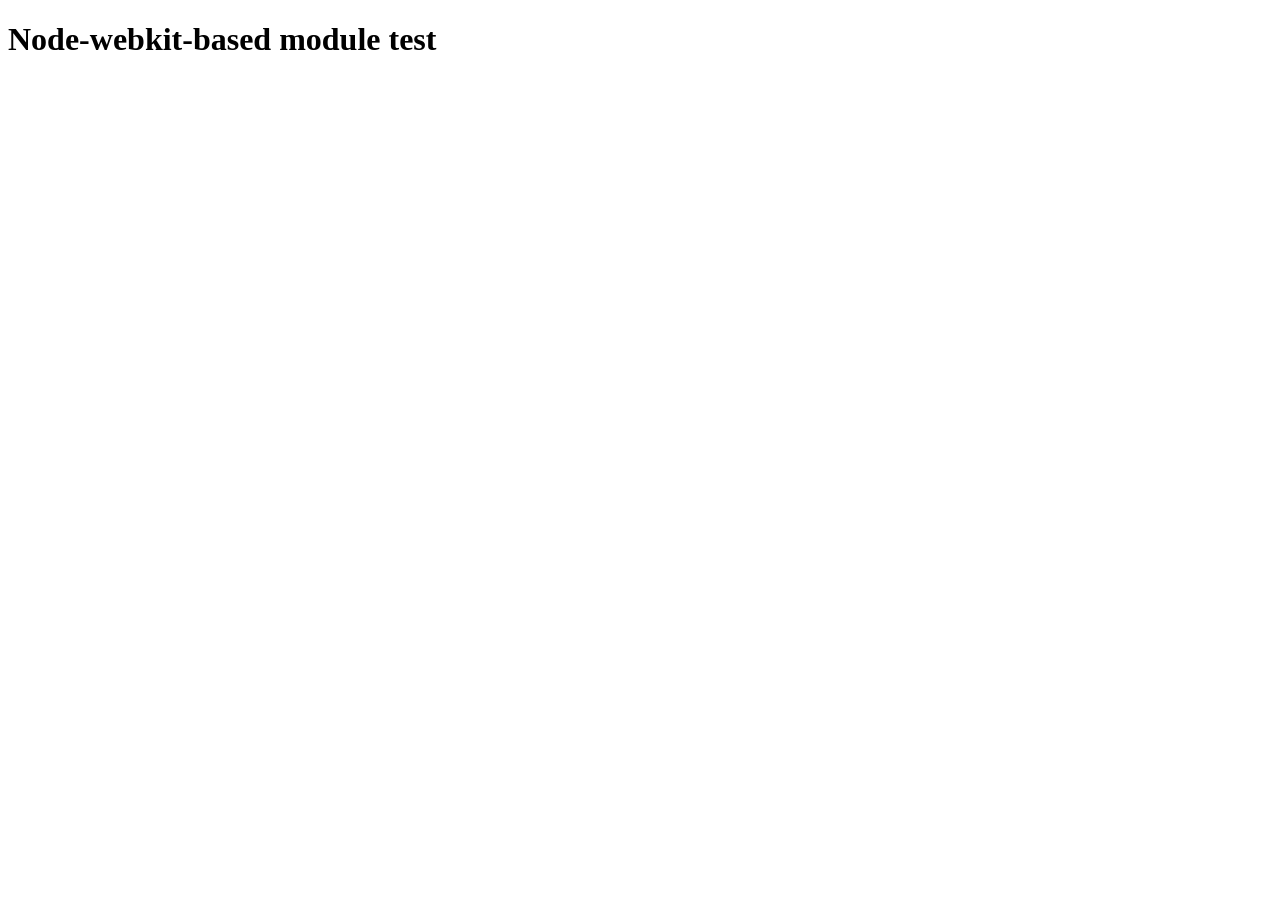
<file: Backend/node_modules/@mapbox/node-pre-gyp/lib/util/nw-pre-gyp/index.html>
<!doctype html>
<html>
<head>
<meta charset="utf-8">
<title>Node-webkit-based module test</title>
<script>
function nwModuleTest(){
   var util = require('util');
   var moduleFolder = require('nw.gui').App.argv[0];
   try {
      require(moduleFolder);
   } catch(e) {
      if( process.platform !== 'win32' ){
         util.log('nw-pre-gyp error:');
         util.log(e.stack);
      }
      process.exit(1);
   }
   process.exit(0);
}
</script>
</head>
<body onload="nwModuleTest()">
<h1>Node-webkit-based module test</h1>
</body>
</html>
</file>
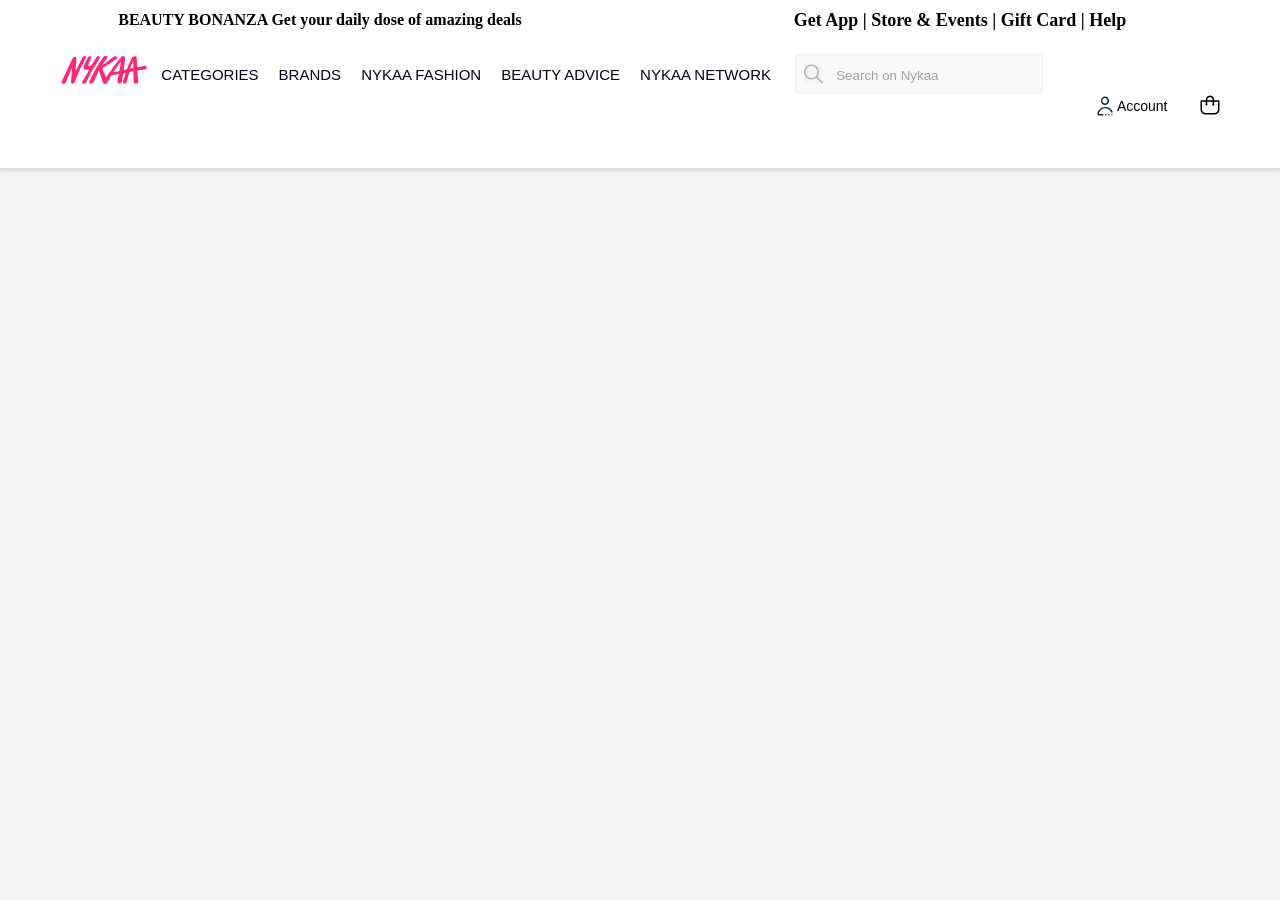
<file: Header.html>
<!DOCTYPE html>
<html lang="en">

<head>
    <meta charset="utf-8" />
    <meta name="viewport" content="width=device-width,initial-scale=1.0,maximum-scale=5.0" />
    <meta name="theme-color" content="#fff" />
    <meta name="author" content="NykaaFrontendTeam" />
    <link rel="icon" href="favicons/default-nykaa_favicon_a.png" type="image/x-icon" />
    <link rel="canonical" href="https://www.nykaa.com/" />
    <title data-react-helmet="true">
        Beauty Products Online in India at Best Price | Nykaa
    </title>
    <link rel="stylesheet" href="Header.css"/>
</head>

<body>
        <header class="css-bxqdqd e1e0j9zy0">
            <div id="header_id" class="css-1qef9x9 e1e0j9zy1">
                <div id="mainTop-nav">
                    <div class="leftTop-nav">
                        <a id="blink">BEAUTY BONANZA Get your daily dose of amazing deals</a>
                    </div>
                    <div class="rightTop-nav">
                        <a href="https://www.nykaa.com/installApp">Get App  |</a>
                        <a href="https://www.nykaa.com/stores-n-events-desktop">  Store & Events  |</a>
                        <a href="https://www.nykaa.com/giftcard/list">  Gift Card  |</a>
                        <a href="https://support.nykaa.com/">Help</a>
                    </div>
                </div>

                <div class="css-uhagyq e1e0j9zy3">
                    <div class="css-2o3va e1e0j9zy2">
                        <div class="megaMenu_main css-e11zu">
                            <div id="headerMenu" class="css-1deqp08">
                                <a href="?root=logo.html" class="logo css-1bk0o9p" title="logo"><svg
                                        xmlns="http://www.w3.org/2000/svg" viewbox="0 0 512 250">
                                        <path xmlns="http://www.w3.org/2000/svg"
                                            d="M157.9 57.2c5-9.6-11.2-6.9-11.2-6.9-5.8 0-8.4 7-9.6 9l-17.5 34.5c-3.3 5.7-14.2 30.1-17.8 35.5-.3-5.5.1-16.5.2-19.1.7-10.4 1.4-18.3 2.5-27.8.8-7.4 2.4-15.7.9-23.1-1-4.6-2.5-4.9-9.1-5.6-6.9-.7-11.6 9.3-13.9 14-8.4 17.4-17.8 34.4-25.3 52.2-2.2 5.2-4.9 10.4-7.2 15.5-2.7 6.2-5.2 12.3-8.1 18.4-3.1 6.4-12.8 27.4-15.5 34-3 7.2-3.6 13 8.4 12.7 1.9 0 6.1.4 11.3-5.2 4.1-4.4 4.9-8.5 7.3-14.6 8.6-21.6 14.7-35.9 24.1-57.3.9-2.1 3-8.2 5.1-12.9-.1 6.7-1.2 14.7-1.7 20-1.6 19.4-2.7 38.1-4.4 57.3-.2 2.6-.9 5.7.3 8.1 1.2 2.4 4.2 3 6.6 3.3 9.6 1.2 10.6-3.6 13.6-10.2 2.7-5.9 4.3-10.7 6.7-16.7 7.4-18.5 15.2-36.8 23.8-54.8 2.2-4.6 4.4-9.1 6.8-13.6 4.4-8.3 8-16.1 12.8-25.3 3.6-6.6 7.1-14.1 10.9-21.4zm329.5 52.1c-1.1-11.1-16.3-5.5-25.4-3.8-3.4.6-13.9 2.6-26 4.9-.5-12.5-.3-10-.4-17.6-.3-11-.9-19.6-1.5-29.3-.4-6.1-1.3-14.6-12.3-13-12.8 1.8-14.9 8.2-18.3 15.9-8.9 20.1-8.6 20.2-18.7 42.6-.8 1.7-4.5 10.7-5.1 12.5-.4.1-1.2.3-2.2.6-4.1.9-9.1 2-14.6 3.2l.1-.5c1.3-10.2 2.9-20.4 4.3-30.6 1.3-9.3 2.7-24.5 3.8-33.8 1.2-10-10.4-9.8-10.4-9.8-7.1-.4-9.8 1.7-14.3 7.5-7.7 10-17 20.8-25.2 31.8-14.9 19.9-25.8 34.9-39.3 54.9-3.9 5.8-9.9 14.6-15.1 21.5-3.5-6.9-6.5-14.5-9.4-21.5-4.2-10-7.3-16.2-9.3-22.8-1.8-5.8.4-6.6 4.7-9.9 12.4-9.4 26.4-15.9 39.1-24.9 9-6.4 19.8-13.5 28.6-20.1 0 0 5.1-3 7.9-6.8 3.5-4.8-6.4-9.8-6.4-9.8-5.6-.9-8.7.4-12.6 2.2-4 1.8-9.2 5.9-12.6 8.6-7.5 5.8-17 12.7-24.4 18.5-9.1 7.1-15.3 11.5-25.3 17.4l25.4-38c8.3-10.7-13.7-13.7-22.1-2.4-7.8 10.1-13.1 19-19.2 28.2-14.7 21.9-26.8 44.9-38.9 69-4.6 9.2-9.1 18.8-13.3 28.3-2 4.6-7.9 15.2.2 16.3 17.3 2.2 20.1-6 24-15.9 6.4-16.3 8.5-19.3 12.6-29.4 4-9.8 6.9-15.4 11.4-23.8.1-.1 1.4-2.2 1.4-2.2.8 1.7 6.1 19.3 6.8 21.3 3.6 9.5 9.9 31.7 13.5 41.8 2.6 8.4 3.3 10.8 14.6 10.5 5.6-.1 8-2.3 11.7-9.3s19.7-36.8 19.7-36.8c4.8-.8 11.7-2 16.2-2.8.8-.1 2.6-.5 5.1-1 1.7-.2 3.1-.5 4.2-.8.1 0 .1 0 .2-.1 4.4-.9 10-2 16.1-3.2-1.1 5.5-4.5 17.6-5.2 20.7 0 0-7.4 28.8 2.2 30.3 6 .9 9.1-.1 9.1-.1 11.2-1.3 11.4-16.4 11.4-16.4l6.1-39.1c4.4-.9 8.8-1.8 13.1-2.6l-13.2 44.6c-1.9 6.3-3.3 14.4 8 14.4 9.2.5 9.8-5.3 9.8-5.3.2-.9 7.5-24.4 9.3-32.8 1.2-5.4 5.5-19.3 7.2-24.9 4.8-.9 8.4-1.6 10.1-1.9 2-.3 5.9-1 11-1.8-.1 5.2 0 12.4.1 13.4 1.1 15.8-.1 32.2 3.2 47.7.5 2.5 1.5 5.7 4.7 5.7 3.8 0 5-.4 9-.7 11.6-1 9.5-12.7 8.8-20.1-.8-8.2-1.6-15.1-2.7-23.3-.9-6.7-1.5-15.5-1.6-26.1v-.2c19-3.2 39.5-6.7 42.5-7.2 4.8-1.3 8.8-.9 7.8-11.9zm-148.5 21c0 .1-.1.1-.1.2-13.3 2.9-25.8 5.7-32.8 7.3 7-11.7 37.8-54.3 42.5-59.3-2.6 13.2-6.8 37.7-9.6 51.8zm76.8-16.8v.7c-6.4 1.2-12.4 2.4-17.2 3.3 6.1-15.8 12.5-35.2 16.3-45-.3 7.3 1.2 33.8.9 41zM229.2 66.4c2-3.7 6.5-11 .9-13.8-3.3-1.6-7.7-2.6-11.1-.9-2.8 1.5-4.9 4.4-6.3 7.1l-21.4 33.7c-3.5 4.8-6.8 10.8-13.9 11.6-4.7.5-8.1-1.5-8-5.7.1-4.3 2.6-10 4.5-13.7 5.6-10.6 6.3-14.2 11.7-24.7 5.2-10.1-11.8-12.4-16-5.1-3 5.2-8.8 15-10.1 18.3-2.4 6-20.4 34.6-12.6 45.9 10 12.8 36.6-7.4 23 15.9-11 18.7-17.9 29.4-27.5 46.7-2.1 3.7-4.7 7.4-5.4 11.8-1 6.2 7.5 6.1 11.2 5.9 6.5-.5 9.6-3.5 12.2-9.4 1.4-3.1 3.3-6.9 4.7-10 12.6-27.5 26-51.4 42.6-78 7.9-12.6 14.9-23.4 21.5-35.6z"
                                            fill="#fc2779"></path>
                                    </svg></a>

                                <div class="css-1yqek2e">
                                    <div id="black_layer" class="css-u6k4jl"></div>

                                    <ul class="HeaderNav css-f7ogli">
                                        <li>
                                            <a id="category" href="www.nykaa.html" class="css-38r9y0">categories</a>
                                            <div id="category_arrowUp" class="arrBox_h" style="visibility: visible">
                                            </div>
                                        </li>
                                    </ul>
                                    <ul class="HeaderNav css-f7ogli">
                                        <li>
                                            <a href="www.nykaa.html" class="css-38r9y0">brands</a>
                                            <div id="brand_arrowUp" class="arrBox_h"></div>
                                        </li>
                                    </ul>
                                    <ul class="HeaderNav css-f7ogli">
                                        <li id="popups">
                                            <a class="css-38r9y0" href="www.nykaa.html">nykaa fashion</a>
                                        </li>
                                    </ul>
                                    <ul class="HeaderNav css-f7ogli">
                                        <li id="beautyAdvice">
                                            <a href="www.nykaa.html" class="css-38r9y0">beauty advice</a>
                                        </li>
                                    </ul>
                                    <ul class="HeaderNav css-f7ogli">
                                        <li id="nykaaNetwork">
                                            <a href="nykaa-network.html" class="css-38r9y0">nykaa network</a>
                                        </li>
                                    </ul>
                                    <ul class="HeaderNav css-f7ogli">
                                        <li id="style">
                                            <a class="css-38r9y0" href="www.nykaa.html"></a>
                                        </li>
                                    </ul>
                                </div>

                                <div class="css-1q0ywzx">
                                    <div class="css-17yggf0">
                                        <div class="css-6pj0si">
                                            <button type="submit" class="css-12yctey">
                                                <svg width="24" height="24" viewbox="0 0 24 24" fill="none"
                                                    xmlns="http://www.w3.org/2000/svg">
                                                    <path
                                                        d="M21.54 19.97L16.3 14.73C17.36 13.44 17.99 11.79 17.99 9.99C17.99 5.85 14.64 2.5 10.5 2.5C6.35 2.5 3 5.85 3 9.99C3 14.13 6.35 17.48 10.49 17.48C12.29 17.48 13.94 16.84 15.23 15.79L20.47 21.03C20.62 21.18 20.81 21.25 21 21.25C21.19 21.25 21.38 21.18 21.53 21.03C21.83 20.74 21.83 20.26 21.54 19.97ZM10.49 15.98C7.19 15.98 4.5 13.29 4.5 9.99C4.5 6.69 7.19 4 10.49 4C13.79 4 16.48 6.69 16.48 9.99C16.48 13.3 13.8 15.98 10.49 15.98Z"
                                                        fill="black"></path>
                                                </svg>
                                            </button>

                                            <form class="css-19j7d8y">
                                                <input placeholder="Search on Nykaa" name="search-suggestions-nykaa"
                                                    autocomplete="off" class="css-1p0hsio" />
                                            </form>
                                        </div>
                                    </div>
                                </div>
                            </div>
                        </div>

                        <div class="css-1tny7j1 e1ewpqpu0">
                            <div class="css-dwg5hz euw1lbv0">
                                <div type="button" aria-label="Kebab menu" class="css-cud8se euw1lbv1">
                                    <svg width="24" height="24" viewbox="0 0 24 24" fill="none"
                                        xmlns="http://www.w3.org/2000/svg">
                                        <path
                                            d="M18.9 21.5001C19.2866 21.5001 19.6 21.1867 19.6 20.8001C19.6 20.4135 19.2866 20.1001 18.9 20.1001C18.5134 20.1001 18.2 20.4135 18.2 20.8001C18.2 21.1867 18.5134 21.5001 18.9 21.5001Z"
                                            fill="#001325" fill-opacity="0.92"></path>
                                        <path
                                            d="M15.9 21.5001C16.2866 21.5001 16.6 21.1867 16.6 20.8001C16.6 20.4135 16.2866 20.1001 15.9 20.1001C15.5134 20.1001 15.2 20.4135 15.2 20.8001C15.2 21.1867 15.5134 21.5001 15.9 21.5001Z"
                                            fill="#001325" fill-opacity="0.92"></path>
                                        <path
                                            d="M12.9 21.5001C13.2866 21.5001 13.6 21.1867 13.6 20.8001C13.6 20.4135 13.2866 20.1001 12.9 20.1001C12.5134 20.1001 12.2 20.4135 12.2 20.8001C12.2 21.1867 12.5134 21.5001 12.9 21.5001Z"
                                            fill="#001325" fill-opacity="0.92"></path>
                                        <path
                                            d="M12 4C12.7 4 13.3 4.2 13.8 4.7C14.3 5.2 14.5 5.9 14.5 6.6V6.7C14.5 7.4 14.3 8.2 13.8 8.7C12.8 9.7 11.2 9.7 10.2 8.7C9.69998 8.2 9.39998 7.5 9.39998 6.8V6.7C9.29998 5.3 10.3 4.1 11.7 4C11.8 4 11.9 4 12 4ZM12 2.5C9.79998 2.5 7.99998 4.3 7.99998 6.5C7.99998 6.6 7.99998 6.6 7.99998 6.7V6.8C7.89998 9 9.59998 10.9 11.8 11C11.9 11 11.9 11 12 11C13.1 11 14.1 10.6 14.9 9.8C15.7 9 16.1 7.9 16 6.8V6.6C16 5.5 15.6 4.4 14.8 3.6C14.1 2.9 13 2.5 12 2.5Z"
                                            fill="#001325" fill-opacity="0.92"></path>
                                        <path
                                            d="M9.79999 21.5002H5.79999C5.39999 21.5002 4.99999 21.3002 4.69999 21.0002C4.39999 20.7002 4.29999 20.2002 4.39999 19.8002C4.99999 15.4002 8.99999 12.4002 13.4 13.0002C16.2 13.4002 18.6 15.2002 19.7 17.8002C19.8 18.2002 19.6 18.6002 19.2 18.8002C18.8 18.9002 18.4 18.8002 18.3 18.4002C17 15.1002 13.2 13.4002 9.89999 14.7002C7.69999 15.6002 6.09999 17.6002 5.79999 20.0002H9.79999C10.2 20.0002 10.6 20.3002 10.6 20.8002C10.6 21.3002 10.2 21.5002 9.79999 21.5002Z"
                                            fill="#001325" fill-opacity="0.92"></path>
                                    </svg>
                                </div>
                                <span class="css-wevzy7 euw1lbv4">Account</span>
                            </div>
                            <div class="css-0 e1ewpqpu1">
                                <button type="button" class="css-5s18zx eoh7kvv0">
                                    <svg width="24" height="24" viewbox="0 0 24 24" fill="none"
                                        xmlns="http://www.w3.org/2000/svg">
                                        <path
                                            d="M20.5 7.2H16.2V6.9C16.3 4.5 14.4 2.5 12 2.5C9.6 2.6 7.8 4.5 7.8 6.9V7.2H3.5C2.9 7.2 2.5 7.6 2.5 8.2V16.4C2.5 19.2 4.7 21.4 7.5 21.4H16.5C19.3 21.4 21.5 19.2 21.5 16.4V8.2C21.5 7.7 21.1 7.2 20.5 7.2ZM9.3 6.9C9.3 5.4 10.5 4.1 12 4C13.5 4.1 14.7 5.4 14.7 6.9V7.2H9.3V6.9ZM20 16.5C20 18.4 18.4 20 16.5 20H7.5C5.6 20 4 18.4 4 16.5V8.7H7.8V10.7C7.6 10.9 7.5 11.2 7.5 11.4C7.5 12 8 12.4 8.5 12.4C9 12.4 9.5 11.9 9.5 11.4C9.5 11.1 9.4 10.9 9.2 10.7V8.7H14.6V10.6C14.4 10.8 14.3 11.1 14.3 11.4C14.3 12 14.7 12.5 15.3 12.5C15.9 12.5 16.4 12.1 16.4 11.5C16.4 11.2 16.3 11 16.1 10.8V8.8H20V16.5Z"
                                            fill="black"></path>
                                    </svg>
                                </button>
                            </div>
                        </div>
                    </div>
                </div>

               
            </div>
        </header>
</body>

</html>
<script type="text/javascript">
    var blink = document.getElementById('blink');
    setInterval(function() {
        blink.style.opacity = (blink.style.opacity == 0 ? 1 : 0);
    }, 1000);
</script>
</file>
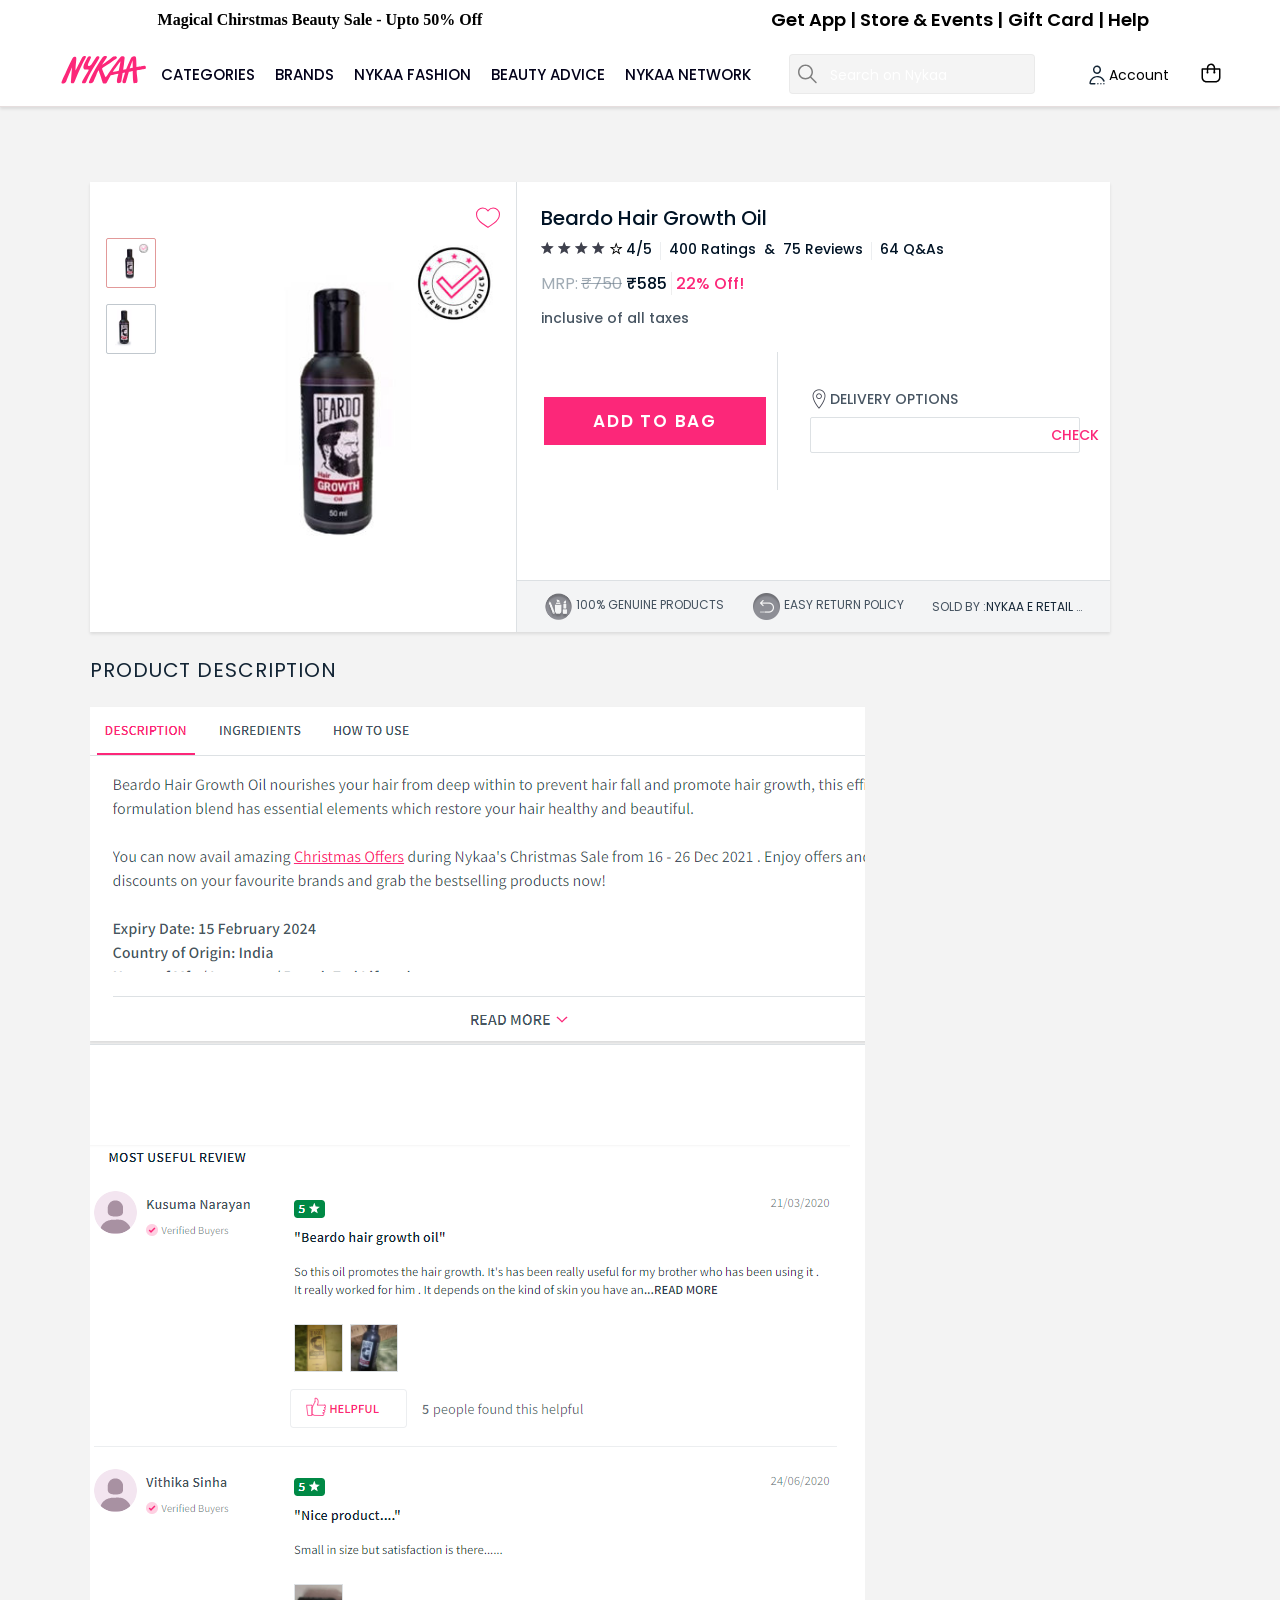
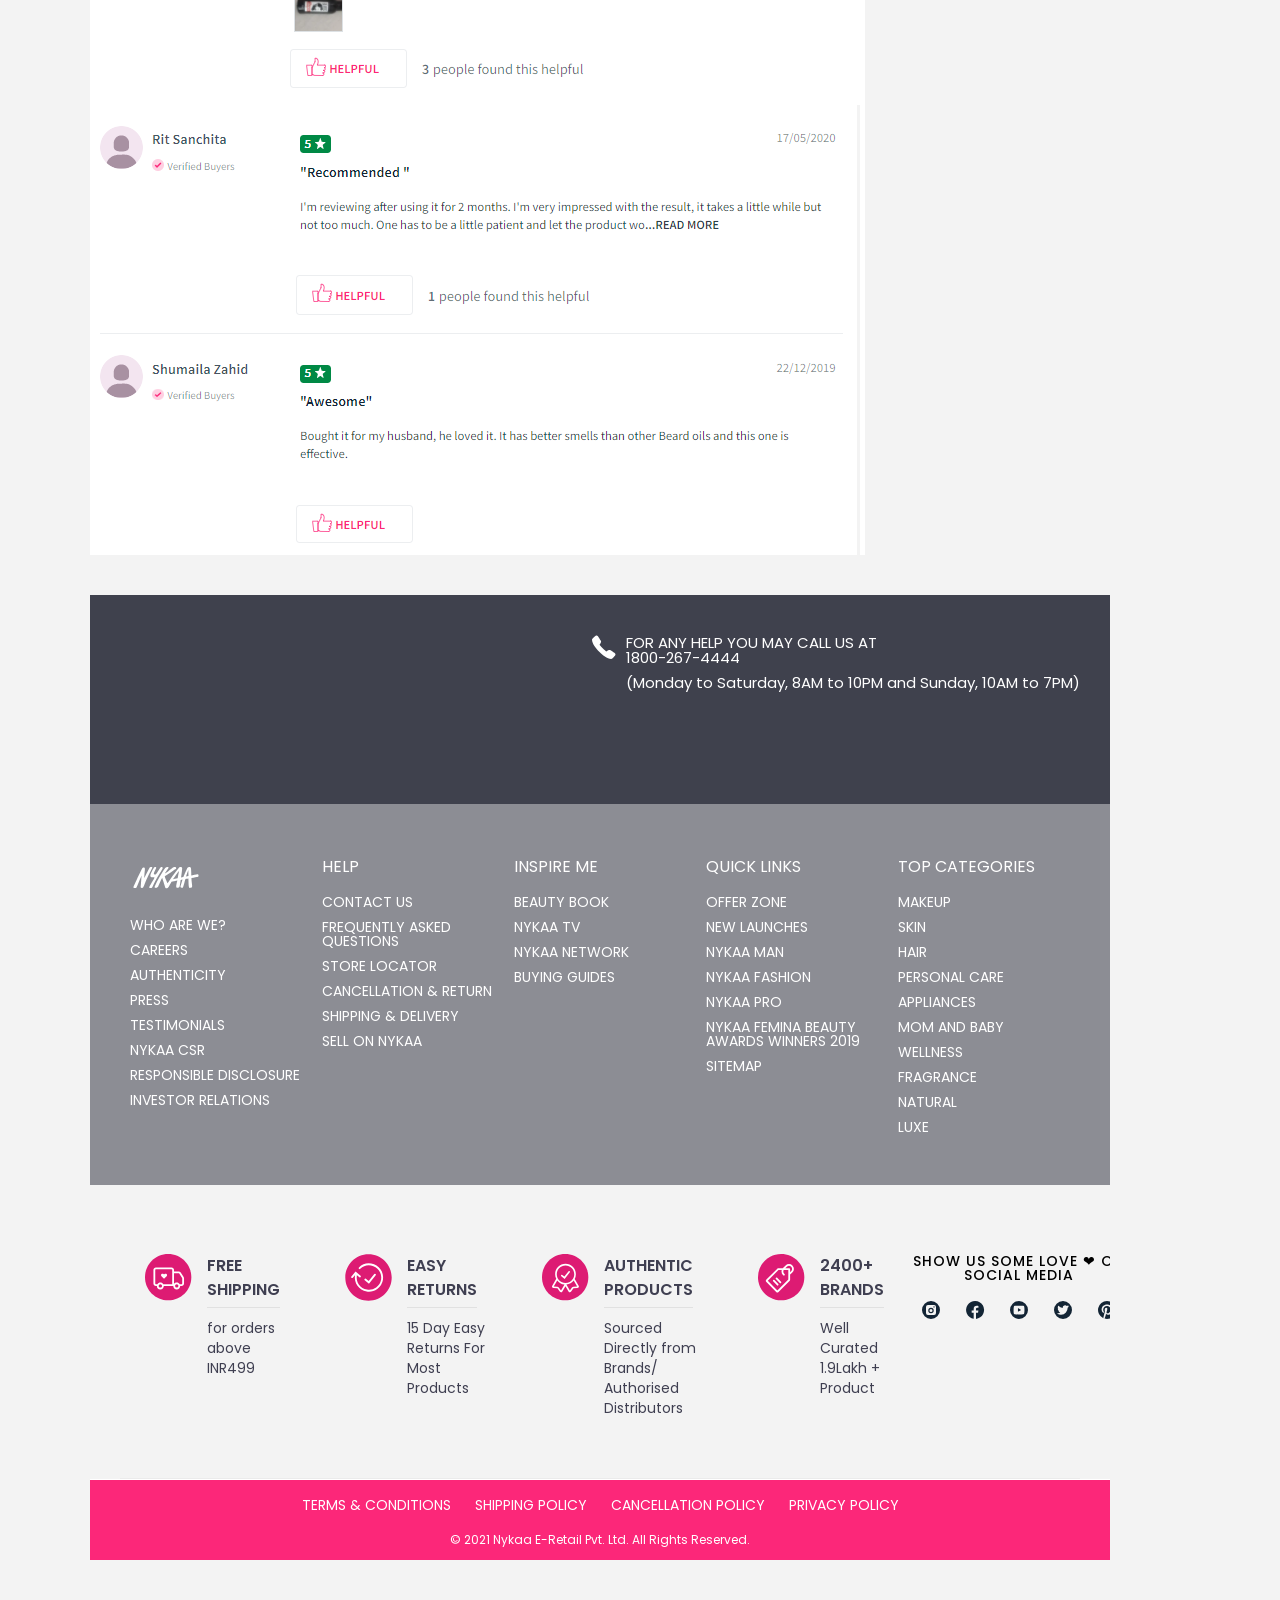
<file: productdetail.html>
<!DOCTYPE html>
<html lang="en">
  <head>
    <meta charset="utf-8" />
    <meta
      name="viewport"
      content="width=device-width,initial-scale=1.0,maximum-scale=5.0"
    />
    <meta name="theme-color" content="#fff" />
    <meta name="author" content="NykaaFrontendTeam" />
    <link
      rel="icon"
      href="favicons/default-nykaa_favicon_a.png"
      type="image/x-icon"
    />
    <link
      rel="canonical"
      href="https://www.nykaa.com/beardo-hair-growth-oil/p/31882"
    />
    <title data-react-helmet="true">
      Beardo Hair Growth Oil: Buy Beardo Hair Growth Oil Online at Best Price in
      India | Nykaa
    </title>
    <meta
      data-react-helmet="true"
      name="description"
      content="Beardo Hair Growth Oil Online: Buy Beardo Hair Growth Oil at best price from Nykaa. Check out Beardo Hair Growth Oil review. &#10003;COD &#10003;Free Shipping"
    />
    <meta
      data-react-helmet="true"
      name="keywords"
      content="Beardo Hair Growth Oil"
    />
   
    
    
    <link rel="stylesheet" href="navCss.css"/>
    <link rel="stylesheet" href="FooterCss.css">
    <link rel="stylesheet" href="Navigation.css">
    
    <script type="text/javascript">
      var _nTime = Date.now();
      window.NYKAA_WEB_INTERFACE = {};
    </script>

    
  </head>
  <body>
    <div id="app">
      <style data-emotion-css="g72z74">
        hr {
          box-sizing: content-box;
          height: 0;
          overflow: visible;
        }
        pre {
          font-family: monospace, monospace;
          font-size: 1em;
        }
        a {
          background-color: transparent;
        }
        abbr[title] {
          border-bottom: none;
          -webkit-text-decoration: underline;
          text-decoration: underline;
          -webkit-text-decoration: underline dotted;
          text-decoration: underline dotted;
        }
        b,
        strong {
          font-weight: bolder;
        }
        code,
        kbd,
        samp {
          font-family: monospace, monospace;
          font-size: 1em;
        }
        small {
          font-size: 80%;
        }
        sub,
        sup {
          font-size: 75%;
          line-height: 0;
          position: relative;
          vertical-align: baseline;
        }
        sub {
          bottom: -0.25em;
        }
        sup {
          top: -0.5em;
        }
        img {
          border-style: none;
        }
        button,
        input,
        optgroup,
        select,
        textarea {
          font-family: inherit;
          font-size: 100%;
          line-height: 1.15;
          margin: 0;
        }
        button,
        input {
          overflow: visible;
        }
        button,
        select {
          text-transform: none;
        }
        button,
        [type="button"],
        [type="reset"],
        [type="submit"] {
          -webkit-appearance: button;
        }
        button::-moz-focus-inner,
        [type="button"]::-moz-focus-inner,
        [type="reset"]::-moz-focus-inner,
        [type="submit"]::-moz-focus-inner {
          border-style: none;
          padding: 0;
        }
        button:-moz-focusring,
        [type="button"]:-moz-focusring,
        [type="reset"]:-moz-focusring,
        [type="submit"]:-moz-focusring {
          outline: 1px dotted ButtonText;
        }
        fieldset {
          padding: 0.35em 0.75em 0.625em;
        }
        legend {
          box-sizing: border-box;
          color: inherit;
          display: table;
          max-width: 100%;
          padding: 0;
          white-space: normal;
        }
        progress {
          vertical-align: baseline;
        }
        textarea {
          overflow: auto;
        }
        [type="checkbox"],
        [type="radio"] {
          box-sizing: border-box;
          padding: 0;
        }
        [type="number"]::-webkit-inner-spin-button,
        [type="number"]::-webkit-outer-spin-button {
          height: auto;
        }
        [type="search"] {
          -webkit-appearance: textfield;
          outline-offset: -2px;
        }
        [type="search"]::-webkit-search-decoration {
          -webkit-appearance: none;
        }
        ::-webkit-file-upload-button {
          -webkit-appearance: button;
          font: inherit;
        }
        details {
          display: block;
        }
        summary {
          display: list-item;
        }
        template {
          display: none;
        }
        [hidden] {
          display: none;
        }
        * {
          margin: 0;
          padding: 0;
          box-sizing: border-box;
          -webkit-tap-highlight-color: transparent;
        }
        @font-face {
          font-family: "Source Sans Pro";
          src: url("//cdn.nykaa.com/dstatic/assets/ssp-l.fbefd76e82.woff2")
            format("woff2");
          font-weight: 400;
          font-style: normal;
          font-display: swap;
        }
        @font-face {
          font-family: "Source Sans Pro";
          src: url("//cdn.nykaa.com/dstatic/assets/ssp-m.7b255a3782.woff2")
            format("woff2");
          font-weight: 500;
          font-style: normal;
          font-display: swap;
        }
        @font-face {
          font-family: "Source Sans Pro";
          src: url("//cdn.nykaa.com/dstatic/assets/ssp-b.e487d5cf73.woff2")
            format("woff2");
          font-weight: 600;
          font-style: normal;
          font-display: swap;
        }
        @font-face {
          font-family: "Inter";
          src: url("///cdn.nykaa.com/dstatic/assets/Inter-Regular.dc13111389.woff2")
            format("woff2");
          font-weight: 400;
          font-style: normal;
          font-display: swap;
        }
        @font-face {
          font-family: "Inter";
          src: url("///cdn.nykaa.com/dstatic/assets/Inter-Medium.75db5319e7.woff2")
            format("woff2");
          font-weight: 500;
          font-style: normal;
          font-display: swap;
        }
        @font-face {
          font-family: "Inter";
          src: url("///cdn.nykaa.com/dstatic/assets/Inter-SemiBold.007ad31a53.woff2")
            format("woff2");
          font-weight: 600;
          font-style: normal;
          font-display: swap;
        }
        body {
          font-family: "Source Sans Pro", Roboto, Arial, sans-serif;
          background-color: #f3f3f3;
          font-size: 14px;
          line-height: 1;
        }
        body.overflow-hidden {
          overflow: hidden;
        }
        :focus {
          outline: 0;
        }
        ol,
        ul {
          list-style: none;
        }</style
      ><style data-emotion-css="bxqdqd">
        .css-bxqdqd {
          position: relative;
          height: 162px;
        }
      </style>
      <header class="css-bxqdqd e1e0j9zy0">
        <div id="header_id" class="css-1qef9x9 e1e0j9zy1">
            <div id="mainTop-nav">
                <div class="leftTop-nav">
                    <a id="blink">Magical Chirstmas Beauty Sale - Upto 50% Off</a>
                </div>
                <div class="rightTop-nav">
                    <a href="https://www.nykaa.com/installApp">Get App  |</a>
                    <a href="https://www.nykaa.com/stores-n-events-desktop">  Store & Events  |</a>
                    <a href="https://www.nykaa.com/giftcard/list">  Gift Card  |</a>
                    <a href="https://support.nykaa.com/">Help</a>
                </div>
            </div>

            <div class="css-uhagyq e1e0j9zy3">
                <div class="css-2o3va e1e0j9zy2">
                    <div class="megaMenu_main css-e11zu">
                        <div id="headerMenu" class="css-1deqp08">
                            <a href="?root=logo.html" class="logo css-1bk0o9p" title="logo"><svg
                                    xmlns="http://www.w3.org/2000/svg" viewbox="0 0 512 250">
                                    <path xmlns="http://www.w3.org/2000/svg"
                                        d="M157.9 57.2c5-9.6-11.2-6.9-11.2-6.9-5.8 0-8.4 7-9.6 9l-17.5 34.5c-3.3 5.7-14.2 30.1-17.8 35.5-.3-5.5.1-16.5.2-19.1.7-10.4 1.4-18.3 2.5-27.8.8-7.4 2.4-15.7.9-23.1-1-4.6-2.5-4.9-9.1-5.6-6.9-.7-11.6 9.3-13.9 14-8.4 17.4-17.8 34.4-25.3 52.2-2.2 5.2-4.9 10.4-7.2 15.5-2.7 6.2-5.2 12.3-8.1 18.4-3.1 6.4-12.8 27.4-15.5 34-3 7.2-3.6 13 8.4 12.7 1.9 0 6.1.4 11.3-5.2 4.1-4.4 4.9-8.5 7.3-14.6 8.6-21.6 14.7-35.9 24.1-57.3.9-2.1 3-8.2 5.1-12.9-.1 6.7-1.2 14.7-1.7 20-1.6 19.4-2.7 38.1-4.4 57.3-.2 2.6-.9 5.7.3 8.1 1.2 2.4 4.2 3 6.6 3.3 9.6 1.2 10.6-3.6 13.6-10.2 2.7-5.9 4.3-10.7 6.7-16.7 7.4-18.5 15.2-36.8 23.8-54.8 2.2-4.6 4.4-9.1 6.8-13.6 4.4-8.3 8-16.1 12.8-25.3 3.6-6.6 7.1-14.1 10.9-21.4zm329.5 52.1c-1.1-11.1-16.3-5.5-25.4-3.8-3.4.6-13.9 2.6-26 4.9-.5-12.5-.3-10-.4-17.6-.3-11-.9-19.6-1.5-29.3-.4-6.1-1.3-14.6-12.3-13-12.8 1.8-14.9 8.2-18.3 15.9-8.9 20.1-8.6 20.2-18.7 42.6-.8 1.7-4.5 10.7-5.1 12.5-.4.1-1.2.3-2.2.6-4.1.9-9.1 2-14.6 3.2l.1-.5c1.3-10.2 2.9-20.4 4.3-30.6 1.3-9.3 2.7-24.5 3.8-33.8 1.2-10-10.4-9.8-10.4-9.8-7.1-.4-9.8 1.7-14.3 7.5-7.7 10-17 20.8-25.2 31.8-14.9 19.9-25.8 34.9-39.3 54.9-3.9 5.8-9.9 14.6-15.1 21.5-3.5-6.9-6.5-14.5-9.4-21.5-4.2-10-7.3-16.2-9.3-22.8-1.8-5.8.4-6.6 4.7-9.9 12.4-9.4 26.4-15.9 39.1-24.9 9-6.4 19.8-13.5 28.6-20.1 0 0 5.1-3 7.9-6.8 3.5-4.8-6.4-9.8-6.4-9.8-5.6-.9-8.7.4-12.6 2.2-4 1.8-9.2 5.9-12.6 8.6-7.5 5.8-17 12.7-24.4 18.5-9.1 7.1-15.3 11.5-25.3 17.4l25.4-38c8.3-10.7-13.7-13.7-22.1-2.4-7.8 10.1-13.1 19-19.2 28.2-14.7 21.9-26.8 44.9-38.9 69-4.6 9.2-9.1 18.8-13.3 28.3-2 4.6-7.9 15.2.2 16.3 17.3 2.2 20.1-6 24-15.9 6.4-16.3 8.5-19.3 12.6-29.4 4-9.8 6.9-15.4 11.4-23.8.1-.1 1.4-2.2 1.4-2.2.8 1.7 6.1 19.3 6.8 21.3 3.6 9.5 9.9 31.7 13.5 41.8 2.6 8.4 3.3 10.8 14.6 10.5 5.6-.1 8-2.3 11.7-9.3s19.7-36.8 19.7-36.8c4.8-.8 11.7-2 16.2-2.8.8-.1 2.6-.5 5.1-1 1.7-.2 3.1-.5 4.2-.8.1 0 .1 0 .2-.1 4.4-.9 10-2 16.1-3.2-1.1 5.5-4.5 17.6-5.2 20.7 0 0-7.4 28.8 2.2 30.3 6 .9 9.1-.1 9.1-.1 11.2-1.3 11.4-16.4 11.4-16.4l6.1-39.1c4.4-.9 8.8-1.8 13.1-2.6l-13.2 44.6c-1.9 6.3-3.3 14.4 8 14.4 9.2.5 9.8-5.3 9.8-5.3.2-.9 7.5-24.4 9.3-32.8 1.2-5.4 5.5-19.3 7.2-24.9 4.8-.9 8.4-1.6 10.1-1.9 2-.3 5.9-1 11-1.8-.1 5.2 0 12.4.1 13.4 1.1 15.8-.1 32.2 3.2 47.7.5 2.5 1.5 5.7 4.7 5.7 3.8 0 5-.4 9-.7 11.6-1 9.5-12.7 8.8-20.1-.8-8.2-1.6-15.1-2.7-23.3-.9-6.7-1.5-15.5-1.6-26.1v-.2c19-3.2 39.5-6.7 42.5-7.2 4.8-1.3 8.8-.9 7.8-11.9zm-148.5 21c0 .1-.1.1-.1.2-13.3 2.9-25.8 5.7-32.8 7.3 7-11.7 37.8-54.3 42.5-59.3-2.6 13.2-6.8 37.7-9.6 51.8zm76.8-16.8v.7c-6.4 1.2-12.4 2.4-17.2 3.3 6.1-15.8 12.5-35.2 16.3-45-.3 7.3 1.2 33.8.9 41zM229.2 66.4c2-3.7 6.5-11 .9-13.8-3.3-1.6-7.7-2.6-11.1-.9-2.8 1.5-4.9 4.4-6.3 7.1l-21.4 33.7c-3.5 4.8-6.8 10.8-13.9 11.6-4.7.5-8.1-1.5-8-5.7.1-4.3 2.6-10 4.5-13.7 5.6-10.6 6.3-14.2 11.7-24.7 5.2-10.1-11.8-12.4-16-5.1-3 5.2-8.8 15-10.1 18.3-2.4 6-20.4 34.6-12.6 45.9 10 12.8 36.6-7.4 23 15.9-11 18.7-17.9 29.4-27.5 46.7-2.1 3.7-4.7 7.4-5.4 11.8-1 6.2 7.5 6.1 11.2 5.9 6.5-.5 9.6-3.5 12.2-9.4 1.4-3.1 3.3-6.9 4.7-10 12.6-27.5 26-51.4 42.6-78 7.9-12.6 14.9-23.4 21.5-35.6z"
                                        fill="#fc2779"></path>
                                </svg></a>

                            <div class="css-1yqek2e">
                                <div id="black_layer" class="css-u6k4jl"></div>

                                <ul class="HeaderNav css-f7ogli">
                                    <li>
                                        <a id="category" href="www.nykaa.html" class="css-38r9y0">categories</a>
                                        <div id="category_arrowUp" class="arrBox_h" style="visibility: visible">
                                        </div>
                                    </li>
                                </ul>
                                <ul class="HeaderNav css-f7ogli">
                                    <li>
                                        <a href="www.nykaa.html" class="css-38r9y0">brands</a>
                                        <div id="brand_arrowUp" class="arrBox_h"></div>
                                    </li>
                                </ul>
                                <ul class="HeaderNav css-f7ogli">
                                    <li id="popups">
                                        <a class="css-38r9y0" href="www.nykaa.html">nykaa fashion</a>
                                    </li>
                                </ul>
                                <ul class="HeaderNav css-f7ogli">
                                    <li id="beautyAdvice">
                                        <a href="www.nykaa.html" class="css-38r9y0">beauty advice</a>
                                    </li>
                                </ul>
                                <ul class="HeaderNav css-f7ogli">
                                    <li id="nykaaNetwork">
                                        <a href="nykaa-network.html" class="css-38r9y0">nykaa network</a>
                                    </li>
                                </ul>
                                <ul class="HeaderNav css-f7ogli">
                                    <li id="style">
                                        <a class="css-38r9y0" href="www.nykaa.html"></a>
                                    </li>
                                </ul>
                            </div>

                            <div class="css-1q0ywzx">
                                <div class="css-17yggf0">
                                    <div class="css-6pj0si">
                                        <button type="submit" class="css-12yctey">
                                            <svg width="24" height="24" viewbox="0 0 24 24" fill="none"
                                                xmlns="http://www.w3.org/2000/svg">
                                                <path
                                                    d="M21.54 19.97L16.3 14.73C17.36 13.44 17.99 11.79 17.99 9.99C17.99 5.85 14.64 2.5 10.5 2.5C6.35 2.5 3 5.85 3 9.99C3 14.13 6.35 17.48 10.49 17.48C12.29 17.48 13.94 16.84 15.23 15.79L20.47 21.03C20.62 21.18 20.81 21.25 21 21.25C21.19 21.25 21.38 21.18 21.53 21.03C21.83 20.74 21.83 20.26 21.54 19.97ZM10.49 15.98C7.19 15.98 4.5 13.29 4.5 9.99C4.5 6.69 7.19 4 10.49 4C13.79 4 16.48 6.69 16.48 9.99C16.48 13.3 13.8 15.98 10.49 15.98Z"
                                                    fill="black"></path>
                                            </svg>
                                        </button>

                                        <form class="css-19j7d8y">
                                            <input placeholder="Search on Nykaa" name="search-suggestions-nykaa"
                                                autocomplete="off" class="css-1p0hsio" />
                                        </form>
                                    </div>
                                </div>
                            </div>
                        </div>
                    </div>

                    <div class="css-1tny7j1 e1ewpqpu0">
                        <div class="css-dwg5hz euw1lbv0">
                            <div type="button" aria-label="Kebab menu" class="css-cud8se euw1lbv1">
                                <svg width="24" height="24" viewbox="0 0 24 24" fill="none"
                                    xmlns="http://www.w3.org/2000/svg">
                                    <path
                                        d="M18.9 21.5001C19.2866 21.5001 19.6 21.1867 19.6 20.8001C19.6 20.4135 19.2866 20.1001 18.9 20.1001C18.5134 20.1001 18.2 20.4135 18.2 20.8001C18.2 21.1867 18.5134 21.5001 18.9 21.5001Z"
                                        fill="#001325" fill-opacity="0.92"></path>
                                    <path
                                        d="M15.9 21.5001C16.2866 21.5001 16.6 21.1867 16.6 20.8001C16.6 20.4135 16.2866 20.1001 15.9 20.1001C15.5134 20.1001 15.2 20.4135 15.2 20.8001C15.2 21.1867 15.5134 21.5001 15.9 21.5001Z"
                                        fill="#001325" fill-opacity="0.92"></path>
                                    <path
                                        d="M12.9 21.5001C13.2866 21.5001 13.6 21.1867 13.6 20.8001C13.6 20.4135 13.2866 20.1001 12.9 20.1001C12.5134 20.1001 12.2 20.4135 12.2 20.8001C12.2 21.1867 12.5134 21.5001 12.9 21.5001Z"
                                        fill="#001325" fill-opacity="0.92"></path>
                                    <path
                                        d="M12 4C12.7 4 13.3 4.2 13.8 4.7C14.3 5.2 14.5 5.9 14.5 6.6V6.7C14.5 7.4 14.3 8.2 13.8 8.7C12.8 9.7 11.2 9.7 10.2 8.7C9.69998 8.2 9.39998 7.5 9.39998 6.8V6.7C9.29998 5.3 10.3 4.1 11.7 4C11.8 4 11.9 4 12 4ZM12 2.5C9.79998 2.5 7.99998 4.3 7.99998 6.5C7.99998 6.6 7.99998 6.6 7.99998 6.7V6.8C7.89998 9 9.59998 10.9 11.8 11C11.9 11 11.9 11 12 11C13.1 11 14.1 10.6 14.9 9.8C15.7 9 16.1 7.9 16 6.8V6.6C16 5.5 15.6 4.4 14.8 3.6C14.1 2.9 13 2.5 12 2.5Z"
                                        fill="#001325" fill-opacity="0.92"></path>
                                    <path
                                        d="M9.79999 21.5002H5.79999C5.39999 21.5002 4.99999 21.3002 4.69999 21.0002C4.39999 20.7002 4.29999 20.2002 4.39999 19.8002C4.99999 15.4002 8.99999 12.4002 13.4 13.0002C16.2 13.4002 18.6 15.2002 19.7 17.8002C19.8 18.2002 19.6 18.6002 19.2 18.8002C18.8 18.9002 18.4 18.8002 18.3 18.4002C17 15.1002 13.2 13.4002 9.89999 14.7002C7.69999 15.6002 6.09999 17.6002 5.79999 20.0002H9.79999C10.2 20.0002 10.6 20.3002 10.6 20.8002C10.6 21.3002 10.2 21.5002 9.79999 21.5002Z"
                                        fill="#001325" fill-opacity="0.92"></path>
                                </svg>
                            </div>
                            <span class="css-wevzy7 euw1lbv4">Account</span>
                        </div>
                        <div class="css-0 e1ewpqpu1">
                            <button type="button" class="css-5s18zx eoh7kvv0">
                                <svg width="24" height="24" viewbox="0 0 24 24" fill="none"
                                    xmlns="http://www.w3.org/2000/svg">
                                    <path
                                        d="M20.5 7.2H16.2V6.9C16.3 4.5 14.4 2.5 12 2.5C9.6 2.6 7.8 4.5 7.8 6.9V7.2H3.5C2.9 7.2 2.5 7.6 2.5 8.2V16.4C2.5 19.2 4.7 21.4 7.5 21.4H16.5C19.3 21.4 21.5 19.2 21.5 16.4V8.2C21.5 7.7 21.1 7.2 20.5 7.2ZM9.3 6.9C9.3 5.4 10.5 4.1 12 4C13.5 4.1 14.7 5.4 14.7 6.9V7.2H9.3V6.9ZM20 16.5C20 18.4 18.4 20 16.5 20H7.5C5.6 20 4 18.4 4 16.5V8.7H7.8V10.7C7.6 10.9 7.5 11.2 7.5 11.4C7.5 12 8 12.4 8.5 12.4C9 12.4 9.5 11.9 9.5 11.4C9.5 11.1 9.4 10.9 9.2 10.7V8.7H14.6V10.6C14.4 10.8 14.3 11.1 14.3 11.4C14.3 12 14.7 12.5 15.3 12.5C15.9 12.5 16.4 12.1 16.4 11.5C16.4 11.2 16.3 11 16.1 10.8V8.8H20V16.5Z"
                                        fill="black"></path>
                                </svg>
                            </button>
                        </div>
                    </div>
                </div>
            </div>

            <div class="megaMenu_main css-auqgrp">
                <div id="category_navigation" class="css-1uahbf"></div>
            </div>
        </div>
    </header>
      <style data-emotion-css="1rruyoa">
        .css-1rruyoa {
          max-width: 1200px !important;
          width: 90%;
          padding: 0 30px;
          margin: 0 auto;
        }
        @media (max-width: 1024px) {
          .css-1rruyoa {
            padding: 0 15px !important;
            margin: 0;
            width: 100%;
          }
        }
      </style>
      <div class="css-1rruyoa">
        <div></div>
        <style data-emotion-css="1uxnb1o">
          .css-1uxnb1o {
            display: -webkit-box;
            display: -webkit-flex;
            display: -ms-flexbox;
            display: flex;
            list-style: none;
            padding: 10px 0;
          }
        </style>
        <ul class="css-1uxnb1o"></ul>
        <style data-emotion-css="11ayi09">
          .css-11ayi09 {
            display: -webkit-box;
            display: -webkit-flex;
            display: -ms-flexbox;
            display: flex;
            max-width: 1200px !important;
            min-height: 450px;
            margin-bottom: 0.75rem;
            background: #ffffff;
            box-shadow: 0px 2px 3px 0 rgb(0 0 0 / 10%);
          }
        </style>
        <div class="css-11ayi09">
          <style data-emotion-css="v48nsf">
            .css-v48nsf {
              position: relative;
              border-right: 1px solid rgba(101, 119, 134, 0.22);
              display: -webkit-box;
              display: -webkit-flex;
              display: -ms-flexbox;
              display: flex;
              -webkit-align-items: flex-start;
              -webkit-box-align: flex-start;
              -ms-flex-align: flex-start;
              align-items: flex-start;
              -webkit-flex-direction: column;
              -ms-flex-direction: column;
              flex-direction: column;
              padding: 0 1rem;
            }
            @media (min-width: 768px) and (max-width: 1024px) {
              .css-v48nsf {
                -webkit-flex: 1;
                -ms-flex: 1;
                flex: 1;
              }
            }
            .css-v48nsf .custom-wishlist-button .wishlist_button {
              display: none;
            }
          </style>
          <div class="css-v48nsf">
            <style data-emotion-css="mlhxzl">
              .css-mlhxzl {
                margin-top: 1.5rem;
                margin-bottom: 0.5rem;
                -webkit-align-self: flex-end;
                -ms-flex-item-align: end;
                align-self: flex-end;
              }
              .css-mlhxzl > button {
                width: auto;
                height: auto;
                border: none;
              }
            </style>
            <div class="css-mlhxzl">
              <style data-emotion-css="1cmpvzc">
                .css-1cmpvzc {
                  font-size: 16px;
                  font-weight: 400;
                  line-height: 24px;
                  color: #fc2779;
                  width: 100%;
                  background: #ffffff;
                  border-top: 1px solid #ebebeb;
                  height: 100%;
                  border-width: 1px 0 0 0;
                  display: -webkit-box;
                  display: -webkit-flex;
                  display: -ms-flexbox;
                  display: flex;
                  cursor: pointer;
                  -webkit-box-pack: center;
                  -webkit-justify-content: center;
                  -ms-flex-pack: center;
                  justify-content: center;
                  -webkit-align-items: center;
                  -webkit-box-align: center;
                  -ms-flex-align: center;
                  align-items: center;
                }
                .css-1cmpvzc .wishlist_button {
                  margin-left: 0.5rem;
                }
                .css-1cmpvzc:focus {
                  outline: none;
                }
                .css-1cmpvzc.in svg path {
                  fill: #fc2779;
                }</style
              ><button type="button" class="custom-wishlist-button css-1cmpvzc">
                <svg
                  xmlns="http://www.w3.org/2000/svg"
                  width="24"
                  height="24"
                  viewbox="0 0 23 20"
                >
                  <title>Heart icon</title>
                  <path
                    class="heart-icon-path"
                    fill="#fff"
                    stroke="currentColor"
                    d="M11.4967297,19.0021565 C12.1501607,18.4744665 15.7313591,16.1461023 16.6556949,15.4660553 C20.4639993,12.6642314 22.5,9.83806845 22.500204,6.31427989 C22.4080534,3.08900922 19.7336922,0.5 16.5,0.5 C14.6798666,0.5 13.0132876,1.30878098 11.8904344,2.71234752 L11.5,3.20039053 L11.1095656,2.71234752 C9.98671236,1.30878098 8.32013337,0.5 6.5,0.5 C3.16873226,0.5 0.5,3.08355995 0.5,6.3 C0.5,9.87466924 2.55294628,12.7216506 6.38828771,15.5301224 C7.34346545,16.229562 10.7334347,18.4195137 11.4967297,19.0021565 Z"
                  ></path>
                </svg>
              </button>
            </div>
            <style data-emotion-css="ov1ktg">
              .css-ov1ktg {
                display: -webkit-box;
                display: -webkit-flex;
                display: -ms-flexbox;
                display: flex;
              }
            </style>
            <div class="css-ov1ktg">
              <style data-emotion-css="vnvqp2">
                .css-vnvqp2 {
                  margin-right: 2rem;
                  display: -webkit-box;
                  display: -webkit-flex;
                  display: -ms-flexbox;
                  display: flex;
                  -webkit-flex-flow: column;
                  -ms-flex-flow: column;
                  flex-flow: column;
                  -webkit-align-items: center;
                  -webkit-box-align: center;
                  -ms-flex-align: center;
                  align-items: center;
                  -webkit-box-pack: start;
                  -webkit-justify-content: flex-start;
                  -ms-flex-pack: start;
                  justify-content: flex-start;
                  height: 330px;
                  position: relative;
                  display: block;
                  margin: 0;
                  padding: 0;
                  width: 50px;
                }
              </style>
              <div height="330" class="css-vnvqp2">
                <style data-emotion-css="irizhh">
                  .css-irizhh {
                    overflow: hidden;
                    height: inherit;
                  }
                </style>
                <div class="css-irizhh">
                  <div class="slide-view-container" style="width: 100%">
                    <style data-emotion-css="1tasg9f">
                      .css-1tasg9f {
                        position: relative;
                        height: 50px;
                        width: 50px;
                        margin-bottom: 16px;
                        max-height: 50px !important;
                        cursor: pointer;
                        border-radius: 0.125rem;
                        padding: 0.25rem;
                        border-style: solid;
                        border-width: 1px;
                        border-color: rgba(182, 0, 0, 0.4);
                      }
                      .css-1tasg9f img {
                        max-height: 38px;
                        max-width: 38px;
                      }
                      .css-1tasg9f:last-child {
                        margin-bottom: 0;
                        padding-left: 0.5rem;
                      }
                    </style>
                    <div class="css-1tasg9f">
                      <img
                        alt="product-thumbnail"
                        src="images/e-beardo-hair-growth-oil.jpg"
                      />
                    </div>
                    <style data-emotion-css="1xmk5xi">
                      .css-1xmk5xi {
                        position: relative;
                        height: 50px;
                        width: 50px;
                        margin-bottom: 16px;
                        max-height: 50px !important;
                        cursor: pointer;
                        border-radius: 0.125rem;
                        padding: 0.25rem;
                        border-style: solid;
                        border-width: 1px;
                        border-color: rgba(101, 119, 134, 0.4);
                      }
                      .css-1xmk5xi img {
                        max-height: 38px;
                        max-width: 38px;
                      }
                      .css-1xmk5xi:last-child {
                        margin-bottom: 0;
                        padding-left: 0.5rem;
                      }
                    </style>
                    <div class="css-1xmk5xi">
                      <img
                        alt="product-thumbnail"
                        src="images/n-untitled_1.png"
                      />
                    </div>
                  </div>
                </div>
              </div>
              <style data-emotion-css="eyk94w">
                .css-eyk94w {
                  position: relative;
                  margin-left: 1.5rem;
                }
              </style>
              <div class="productSelectedImage css-eyk94w">
                <style data-emotion-css="bnvt6b">
                  .css-bnvt6b{max-width:320px;}.css-bnvt6b .pd-image-magnifier-container{border-style:solid;border-width:1px;border-color:rgba(101,119,134,0.22);background:#FFFFFF;border-radius:0.25rem;border-color:#657786;box-shadow:0 4px 20px 2px rgba(101,119,134,0.2);max- width:none;max-height:none;z-index:11;bottom :50px;margin-top:-55px;right:80px;overflow:hidden;}.css-bnvt6b .pd-image-magnifier-container img{max-width:none;}
                </style>
                <div class="css-bnvt6b">
                  <div
                    style="
                      cursor: crosshair;
                      width: auto;
                      height: auto;
                      font-size: 0px;
                      position: relative;
                      -webkit-user-select: none;
                    "
                  >
                    <img
                      src="images/e-beardo-hair-growth-oil.jpg"
                      alt="product-image-lens"
                      style="
                        width: 100%;
                        height: auto;
                        display: block;
                        pointer-events: none;
                      "
                    />
                    <div>
                      <div
                        style="
                          width: 100%;
                          height: 0px;
                          top: 0px;
                          right: auto;
                          bottom: auto;
                          left: auto;
                          display: block;
                          background-color: rgba(125, 125, 125, 0.4);
                          position: absolute;
                          opacity: 0;
                          transition: opacity 300ms ease-in;
                        "
                      ></div>
                      <div
                        style="
                          width: 0px;
                          height: 0px;
                          top: 0px;
                          right: auto;
                          bottom: auto;
                          left: 0px;
                          display: block;
                          background-color: rgba(125, 125, 125, 0.4);
                          position: absolute;
                          opacity: 0;
                          transition: opacity 300ms ease-in;
                        "
                      ></div>
                      <div
                        style="
                          width: 0px;
                          height: 0px;
                          top: 0px;
                          right: 0px;
                          bottom: auto;
                          left: auto;
                          display: block;
                          background-color: rgba(125, 125, 125, 0.4);
                          position: absolute;
                          opacity: 0;
                          transition: opacity 300ms ease-in;
                        "
                      ></div>
                      <div
                        style="
                          width: 100%;
                          height: 0px;
                          top: 0px;
                          right: auto;
                          bottom: auto;
                          left: auto;
                          display: block;
                          background-color: rgba(125, 125, 125, 0.4);
                          position: absolute;
                          opacity: 0;
                          transition: opacity 300ms ease-in;
                        "
                      ></div>
                    </div>
                  </div>
                </div>
              </div>
            </div>
          </div>
          <style data-emotion-css="1ufhqkr">
            .css-1ufhqkr {
              -webkit-flex: 1;
              -ms-flex: 1;
              flex: 1;
              position: relative;
            }
            @media (min-width: 768px) and (max-width: 1024px) {
              .css-1ufhqkr {
                -webkit-flex: 2;
                -ms-flex: 2;
                flex: 2;
              }
            }
          </style>
          <div class="css-1ufhqkr">
            <style data-emotion-css="119egh3">
              .css-119egh3 {
                margin-top: 0.75rem;
                padding: 0.75rem;
                margin-bottom: 0.75rem;
                background: #ffffff;
              }
            </style>
            <div class="css-119egh3">
              <style data-emotion-css="1d5wdox">
                .css-1d5wdox {
                  margin-left: 0.75rem;
                }
              </style>
              <div class="css-1d5wdox">
                <style data-emotion-css="1gc4x7i">
                  .css-1gc4x7i {
                    font-size: 20px;
                    font-weight: 500;
                    line-height: 24px;
                    margin: 0;
                    color: #001325;
                    padding-bottom: 0.25rem;
                  }
                  @media (min-width: 768px) and (max-width: 1024px) {
                    .css-1gc4x7i {
                      font-size: 14px;
                      font-weight: 600;
                      line-height: 20px;
                      line-height: unset;
                    }
                  }
                </style>
                <h1 class="css-1gc4x7i">Beardo Hair Growth Oil</h1>
                <style data-emotion-css="173satf">
                  .css-173satf {
                    padding: 0.5rem 0;
                    color: #001325;
                    display: -webkit-box;
                    display: -webkit-flex;
                    display: -ms-flexbox;
                    display: flex;
                    -webkit-align-items: center;
                    -webkit-box-align: center;
                    -ms-flex-align: center;
                    align-items: center;
                  }
                  @media (min-width: 768px) and (max-width: 1024px) {
                    .css-173satf {
                      margin-bottom: 0.75rem;
                    }
                  }
                </style>
                <div class="css-173satf">
                  <style data-emotion-css="stv4c8">
                    .css-stv4c8 {
                      margin-right: 0.5rem;
                      padding-right: 0.5rem;
                      border-right: 1px solid rgba(101, 119, 134, 0.12);
                      display: -webkit-box;
                      display: -webkit-flex;
                      display: -ms-flexbox;
                      display: flex;
                      cursor: pointer;
                    }
                    .css-stv4c8:hover .ratingSplitPopup {
                      visibility: visible;
                    }
                    @media (min-width: 768px) and (max-width: 1024px) {
                      .css-stv4c8 {
                        font-size: 14px;
                        margin-right: 10px;
                        padding-right: 10px;
                      }
                    }
                  </style>
                  <div class="css-stv4c8">
                    <span
                      ><style data-emotion-css="q73333">
                        .css-q73333 {
                          display: inline-block;
                          margin-right: 0.125rem;
                        }
                        @media (min-width: 768px) and (max-width: 1024px) {
                          .css-q73333 {
                            font-size: 14px;
                          }
                          .css-q73333 svg {
                            width: 15px;
                            height: 15px;
                          }
                        }</style
                      ><i class="css-q73333"
                        ><svg
                          xmlns="http://www.w3.org/2000/svg"
                          width="15"
                          height="16"
                        >
                          <title>star</title>
                          <path
                            fill="#3f414d"
                            d="M2.555 11.878c-.05 0-.1-.025-.15-.05a.277.277 0 01-.1-.275l1.098-4.092L.109 4.79c-.1-.05-.125-.175-.1-.275a.24.24 0 01.225-.174l4.242-.225L5.998.15c.05-.075.15-.15.25-.15s.2.075.225.15l1.522 3.967 4.242.225c.1 0 .2.075.225.174.025.1 0 .2-.075.275L9.093 7.46l1.098 4.092c.025.1 0 .2-.1.275-.075.05-.2.075-.274 0L6.248 9.532l-3.569 2.296c-.05.05-.075.05-.124.05z"
                          ></path></svg></i></span
                    ><span
                      ><i class="css-q73333"
                        ><svg
                          xmlns="http://www.w3.org/2000/svg"
                          width="15"
                          height="16"
                        >
                          <title>star</title>
                          <path
                            fill="#3f414d"
                            d="M2.555 11.878c-.05 0-.1-.025-.15-.05a.277.277 0 01-.1-.275l1.098-4.092L.109 4.79c-.1-.05-.125-.175-.1-.275a.24.24 0 01.225-.174l4.242-.225L5.998.15c.05-.075.15-.15.25-.15s.2.075.225.15l1.522 3.967 4.242.225c.1 0 .2.075.225.174.025.1 0 .2-.075.275L9.093 7.46l1.098 4.092c.025.1 0 .2-.1.275-.075.05-.2.075-.274 0L6.248 9.532l-3.569 2.296c-.05.05-.075.05-.124.05z"
                          ></path></svg></i></span
                    ><span
                      ><i class="css-q73333"
                        ><svg
                          xmlns="http://www.w3.org/2000/svg"
                          width="15"
                          height="16"
                        >
                          <title>star</title>
                          <path
                            fill="#3f414d"
                            d="M2.555 11.878c-.05 0-.1-.025-.15-.05a.277.277 0 01-.1-.275l1.098-4.092L.109 4.79c-.1-.05-.125-.175-.1-.275a.24.24 0 01.225-.174l4.242-.225L5.998.15c.05-.075.15-.15.25-.15s.2.075.225.15l1.522 3.967 4.242.225c.1 0 .2.075.225.174.025.1 0 .2-.075.275L9.093 7.46l1.098 4.092c.025.1 0 .2-.1.275-.075.05-.2.075-.274 0L6.248 9.532l-3.569 2.296c-.05.05-.075.05-.124.05z"
                          ></path></svg></i></span
                    ><span
                      ><i class="css-q73333"
                        ><svg
                          xmlns="http://www.w3.org/2000/svg"
                          width="15"
                          height="16"
                        >
                          <title>star</title>
                          <path
                            fill="#3f414d"
                            d="M2.555 11.878c-.05 0-.1-.025-.15-.05a.277.277 0 01-.1-.275l1.098-4.092L.109 4.79c-.1-.05-.125-.175-.1-.275a.24.24 0 01.225-.174l4.242-.225L5.998.15c.05-.075.15-.15.25-.15s.2.075.225.15l1.522 3.967 4.242.225c.1 0 .2.075.225.174.025.1 0 .2-.075.275L9.093 7.46l1.098 4.092c.025.1 0 .2-.1.275-.075.05-.2.075-.274 0L6.248 9.532l-3.569 2.296c-.05.05-.075.05-.124.05z"
                          ></path></svg></i></span
                    ><span
                      ><i class="css-q73333"
                        ><svg
                          xmlns="http://www.w3.org/2000/svg"
                          width="15"
                          height="16"
                          viewbox="0 2 25 25"
                          fill="none"
                        >
                          <path
                            d="M12 6.24997L13.19 9.82997L13.53 10.83H14.6H18.38L15.38 13.07L14.52 13.71L14.84 14.71L15.98 18.31L12.91 16.11L12 15.56L11.13 16.18L8.06001 18.38L9.20001 14.78L9.52001 13.78L8.66001 13.14L5.66001 10.9H9.43001H10.51L10.85 9.89997L12 6.24997ZM12 2.36997C11.916 2.36806 11.8337 2.39331 11.7652 2.44195C11.6968 2.4906 11.6458 2.56005 11.62 2.63997L9.38001 9.34998L2.31001 9.40997C2.2269 9.41202 2.1465 9.43991 2.07997 9.48976C2.01345 9.53961 1.96411 9.60895 1.93881 9.68814C1.91352 9.76732 1.91352 9.85243 1.93883 9.93161C1.96413 10.0108 2.01348 10.0801 2.08001 10.13L7.77001 14.33L5.63001 21.07C5.61093 21.1306 5.60657 21.1948 5.61727 21.2575C5.62798 21.3201 5.65344 21.3792 5.69155 21.4301C5.72967 21.4809 5.77934 21.5219 5.83646 21.5497C5.89358 21.5775 5.95649 21.5913 6.02001 21.59C6.10177 21.589 6.18156 21.5647 6.25001 21.52L12 17.41L17.75 21.52C17.8185 21.5647 17.8982 21.589 17.98 21.59C18.0435 21.5913 18.1064 21.5775 18.1636 21.5497C18.2207 21.5219 18.2703 21.4809 18.3085 21.4301C18.3466 21.3792 18.372 21.3201 18.3827 21.2575C18.3934 21.1948 18.3891 21.1306 18.37 21.07L16.23 14.33L21.92 10.13C21.9865 10.0801 22.0359 10.0108 22.0612 9.93161C22.0865 9.85243 22.0865 9.76732 22.0612 9.68814C22.0359 9.60895 21.9866 9.53961 21.92 9.48976C21.8535 9.43991 21.7731 9.41202 21.69 9.40997L14.62 9.34998L12.38 2.63997C12.3542 2.56005 12.3033 2.4906 12.2348 2.44195C12.1663 2.39331 12.084 2.36806 12 2.36997Z"
                            fill="black"
                          ></path></svg></i></span
                    ><style data-emotion-css="1xxfhpb">
                      .css-1xxfhpb {
                        font-size: 14px;
                        font-weight: 500;
                        line-height: 20px;
                        line-height: unset;
                        margin-bottom: 0.25rem;
                      }
                    </style>
                    <div class="css-1xxfhpb">4<!-- -->/5</div>
                    <style data-emotion-css="1o00nuy">
                      .css-1o00nuy {
                        position: relative;
                        display: inline-block;
                        border-bottom: 1px dotted #657786;
                      }
                    </style>
                    <div
                      itemprop="aggregateRating"
                      itemscope=""
                      itemtype="http://schema.org/AggregateRating"
                      class="css-1o00nuy"
                    >
                      <style data-emotion-css="146dw33">
                        .css-146dw33 {
                          border-style: solid;
                          border-width: 1px;
                          border-radius: 0.125rem;
                          border-color: rgba(101, 119, 134, 0.22);
                          visibility: hidden;
                          min-width: 240px;
                          background-color: #ffffff;
                          text-align: center;
                          border-radius: 0.25rem;
                          padding: 0.75rem;
                          position: absolute;
                          z-index: 1;
                          top: 150%;
                          left: 50%;
                          margin-left: -180px;
                          color: rgba(0, 19, 37, 0.92);
                        }
                        .css-146dw33::before {
                          content: "";
                          position: absolute;
                          bottom: 100%;
                          left: 50%;
                          margin-left: -10px;
                          border-width: 10px;
                          border-style: solid;
                          border-color: transparent transparent
                            rgba(101, 119, 134, 0.22) transparent;
                        }
                        .css-146dw33::after {
                          content: "";
                          position: absolute;
                          bottom: 100%;
                          left: 50%;
                          margin-left: -9px;
                          border-width: 9px;
                          border-style: solid;
                          border-color: transparent transparent #ffffff
                            transparent;
                        }
                      </style>
                      <div class="ratingSplitPopup css-146dw33">
                        <style data-emotion-css="t6sx90">
                          .css-t6sx90 {
                            font-size: 16px;
                            font-weight: 500;
                            line-height: 24px;
                            line-height: unset;
                            display: -webkit-box;
                            display: -webkit-flex;
                            display: -ms-flexbox;
                            display: flex;
                            -webkit-flex-direction: column;
                            -ms-flex-direction: column;
                            flex-direction: column;
                            color: rgba(0, 19, 37, 0.7);
                          }
                        </style>
                        <div class="css-t6sx90">
                          <span>Rating(s)</span
                          ><span
                            >4<!-- -->
                            out of 5 stars</span
                          >
                        </div>
                        <style data-emotion-css="ji99e4">
                          .css-ji99e4 {
                            font-size: 12px;
                            font-weight: 400;
                            line-height: 16px;
                            line-height: unset;
                            display: -webkit-box;
                            padding-left: 1.5rem;
                          }
                        </style>
                        <div class="css-ji99e4">
                          <style data-emotion-css="1m3er3d">
                            .css-1m3er3d {
                              display: -webkit-box;
                              display: -webkit-flex;
                              display: -ms-flexbox;
                              display: flex;
                            }
                            .css-1m3er3d svg {
                              margin-top: 0.125rem;
                            }</style
                          ><label class="css-1m3er3d"
                            >5<svg
                              xmlns="http://www.w3.org/2000/svg"
                              width="15"
                              height="16"
                            >
                              <path
                                fill="#2E2F3A"
                                d="M1.536 7c-.03 0-.06-.015-.09-.03a.162.162 0 01-.06-.161l.66-2.412-1.98-1.573c-.06-.03-.076-.103-.06-.162a.144.144 0 01.134-.103l2.552-.133.915-2.338c.03-.044.09-.088.15-.088s.12.044.135.088l.916 2.338 2.551.133c.06 0 .12.044.135.103a.164.164 0 01-.045.162L5.47 4.397l.66 2.412a.145.145 0 01-.06.162c-.045.029-.12.044-.165 0L3.757 5.618 1.611 6.97c-.03.03-.045.03-.075.03z"
                              ></path></svg></label
                          ><style data-emotion-css="ghdhtw">
                            .css-ghdhtw {
                              border-style: solid;
                              border-width: 1px;
                              border-radius: 0.125rem;
                              border-color: #ffffff;
                              width: 120px;
                              height: 11px;
                            }
                            .css-ghdhtw::-webkit-progress-bar {
                              background-color: rgba(101, 119, 134, 0.22);
                              border-radius: 0.125rem;
                            }
                            .css-ghdhtw::-webkit-progress-value {
                              background-color: rgba(0, 19, 37, 0.7);
                            }</style
                          ><progress value="57" max="100" class="css-ghdhtw">
                            57.5</progress
                          ><style data-emotion-css="1lin3z2">
                            .css-1lin3z2 {
                              text-align: left;
                              padding-right: 0.25rem;
                              padding-left: 0.5rem;
                            }</style
                          ><span class="css-1lin3z2">230</span>
                        </div>
                        <div class="css-ji99e4">
                          <label class="css-1m3er3d"
                            >4<svg
                              xmlns="http://www.w3.org/2000/svg"
                              width="15"
                              height="16"
                            >
                              <path
                                fill="#2E2F3A"
                                d="M1.536 7c-.03 0-.06-.015-.09-.03a.162.162 0 01-.06-.161l.66-2.412-1.98-1.573c-.06-.03-.076-.103-.06-.162a.144.144 0 01.134-.103l2.552-.133.915-2.338c.03-.044.09-.088.15-.088s.12.044.135.088l.916 2.338 2.551.133c.06 0 .12.044.135.103a.164.164 0 01-.045.162L5.47 4.397l.66 2.412a.145.145 0 01-.06.162c-.045.029-.12.044-.165 0L3.757 5.618 1.611 6.97c-.03.03-.045.03-.075.03z"
                              ></path></svg></label
                          ><progress value="18" max="100" class="css-ghdhtw">
                            18</progress
                          ><span class="css-1lin3z2">72</span>
                        </div>
                        <div class="css-ji99e4">
                          <label class="css-1m3er3d"
                            >3<svg
                              xmlns="http://www.w3.org/2000/svg"
                              width="15"
                              height="16"
                            >
                              <path
                                fill="#2E2F3A"
                                d="M1.536 7c-.03 0-.06-.015-.09-.03a.162.162 0 01-.06-.161l.66-2.412-1.98-1.573c-.06-.03-.076-.103-.06-.162a.144.144 0 01.134-.103l2.552-.133.915-2.338c.03-.044.09-.088.15-.088s.12.044.135.088l.916 2.338 2.551.133c.06 0 .12.044.135.103a.164.164 0 01-.045.162L5.47 4.397l.66 2.412a.145.145 0 01-.06.162c-.045.029-.12.044-.165 0L3.757 5.618 1.611 6.97c-.03.03-.045.03-.075.03z"
                              ></path></svg></label
                          ><progress value="7" max="100" class="css-ghdhtw">
                            7.5</progress
                          ><span class="css-1lin3z2">30</span>
                        </div>
                        <div class="css-ji99e4">
                          <label class="css-1m3er3d"
                            >2<svg
                              xmlns="http://www.w3.org/2000/svg"
                              width="15"
                              height="16"
                            >
                              <path
                                fill="#2E2F3A"
                                d="M1.536 7c-.03 0-.06-.015-.09-.03a.162.162 0 01-.06-.161l.66-2.412-1.98-1.573c-.06-.03-.076-.103-.06-.162a.144.144 0 01.134-.103l2.552-.133.915-2.338c.03-.044.09-.088.15-.088s.12.044.135.088l.916 2.338 2.551.133c.06 0 .12.044.135.103a.164.164 0 01-.045.162L5.47 4.397l.66 2.412a.145.145 0 01-.06.162c-.045.029-.12.044-.165 0L3.757 5.618 1.611 6.97c-.03.03-.045.03-.075.03z"
                              ></path></svg></label
                          ><progress value="4" max="100" class="css-ghdhtw">
                            4.75</progress
                          ><span class="css-1lin3z2">19</span>
                        </div>
                        <div class="css-ji99e4">
                          <label class="css-1m3er3d"
                            >1<svg
                              xmlns="http://www.w3.org/2000/svg"
                              width="15"
                              height="16"
                            >
                              <path
                                fill="#2E2F3A"
                                d="M1.536 7c-.03 0-.06-.015-.09-.03a.162.162 0 01-.06-.161l.66-2.412-1.98-1.573c-.06-.03-.076-.103-.06-.162a.144.144 0 01.134-.103l2.552-.133.915-2.338c.03-.044.09-.088.15-.088s.12.044.135.088l.916 2.338 2.551.133c.06 0 .12.044.135.103a.164.164 0 01-.045.162L5.47 4.397l.66 2.412a.145.145 0 01-.06.162c-.045.029-.12.044-.165 0L3.757 5.618 1.611 6.97c-.03.03-.045.03-.075.03z"
                              ></path></svg></label
                          ><progress value="12" max="100" class="css-ghdhtw">
                            12.25</progress
                          ><span class="css-1lin3z2">49</span>
                        </div>
                      </div>
                    </div>
                  </div>
                  <style data-emotion-css="87un3j">
                    .css-87un3j {
                      margin-right: 0.5rem;
                      padding-right: 0.5rem;
                      border-right: 1px solid rgba(101, 119, 134, 0.12);
                      display: -webkit-box;
                      display: -webkit-flex;
                      display: -ms-flexbox;
                      display: flex;
                      cursor: pointer;
                    }
                  </style>
                  <div class="css-87un3j">
                    <div class="css-1xxfhpb">
                      400<!-- -->
                      Ratings &nbsp;
                    </div>
                    <div class="css-1xxfhpb">&amp; &nbsp;</div>
                    <div class="css-1xxfhpb">
                      75<!-- -->
                      Reviews
                    </div>
                  </div>
                  <style data-emotion-css="cbvhoe">
                    .css-cbvhoe {
                      font-size: 14px;
                      font-weight: 500;
                      line-height: 20px;
                      margin-right: 0.5rem;
                      padding-right: 0.5rem;
                      line-height: unset;
                      margin-bottom: 0.25rem;
                      cursor: pointer;
                    }
                  </style>
                  <div class="css-cbvhoe">64<!-- -->&nbsp;Q&amp;As</div>
                </div>
                <style data-emotion-css="k400rm">
                  .css-k400rm {
                    line-height: 20px;
                    margin-top: 4px;
                    font-size: 16px;
                    font-weight: 500;
                    line-height: 24px;
                  }
                </style>
                <div class="css-k400rm">
                  <style data-emotion-css="1888qy">
                    .css-1888qy {
                      margin-right: 4px;
                      color: rgba(101, 119, 134, 0.62);
                      font-size: 16px;
                      font-weight: 400;
                      line-height: 24px;
                    }
                    .css-1888qy span {
                      -webkit-text-decoration-line: line-through;
                      text-decoration-line: line-through;
                      padding-left: 3px;
                    }</style
                  ><span class="css-1888qy">MRP:<span>&#8377;750</span></span
                  ><style data-emotion-css="12x6n3h">
                    .css-12x6n3h {
                      color: #001325;
                      font-size: 16px;
                      font-weight: 500;
                      line-height: 24px;
                    }</style
                  ><span class="css-12x6n3h">&#8377;585</span
                  ><style data-emotion-css="66piml">
                    .css-66piml {
                      color: #fc2779;
                      margin-left: 4px;
                      padding-left: 4px;
                      border-left: 1px solid #eeeeee;
                      font-size: 16px;
                      font-weight: 500;
                      line-height: 24px;
                    }</style
                  ><span class="css-66piml">22% Off!</span>
                </div>
                <style data-emotion-css="as6a15">
                  .css-as6a15 {
                    font-size: 14px;
                    font-weight: 500;
                    line-height: 20px;
                    padding: 0.75rem 0 0.5rem 0;
                    color: rgba(0, 19, 37, 0.72);
                  }
                </style>
                <div class="css-as6a15">inclusive of all taxes</div>
                <style data-emotion-css="1x9oqpp">
                  .css-1x9oqpp {
                    display: -webkit-box;
                    display: -webkit-flex;
                    display: -ms-flexbox;
                    display: flex;
                    margin-top: 1rem;
                    margin-bottom: 1.5rem;
                    padding-bottom: 2.5rem;
                    width: 100%;
                    min-height: 130px;
                  }
                  @media (min-width: 768px) and (max-width: 1024px) {
                    .css-1x9oqpp {
                      margin-top: 0.75rem;
                      margin-bottom: 1.5rem;
                    }
                  }
                </style>
                <div class="css-1x9oqpp">
                  <style data-emotion-css="hx8d3x">
                    .css-hx8d3x {
                      display: -webkit-box;
                      display: -webkit-flex;
                      display: -ms-flexbox;
                      display: flex;
                      -webkit-align-items: center;
                      -webkit-box-align: center;
                      -ms-flex-align: center;
                      align-items: center;
                      -webkit-box-pack: center;
                      -webkit-justify-content: center;
                      -ms-flex-pack: center;
                      justify-content: center;
                      width: 40%;
                      border-right: 1px solid rgba(101, 119, 134, 0.22);
                      min-width: 237px;
                      padding-right: 0.5rem;
                      height: 138px;
                    }
                    @media (min-width: 768px) and (max-width: 1024px) {
                      .css-hx8d3x {
                        padding: 0 0.5rem;
                      }
                    }
                    .css-hx8d3x > div {
                      -webkit-align-self: center;
                      -ms-flex-item-align: center;
                      align-self: center;
                    }
                    .css-hx8d3x .custom-wishlist-button {
                      padding: 13px 24px;
                      box-shadow: 0px 2px 3px 0 rgb(0 0 0 / 10%);
                      border-radius: 3px;
                      background-color: #fc2779;
                      color: #ffffff;
                    }
                  </style>
                  <div class="css-hx8d3x">
                    <style data-emotion-css="1rn9gza">
                      .css-1rn9gza {
                        width: 222px;
                        height: 48px;
                      }
                      .css-1rn9gza .btn-text {
                        font-size: 17px !important;
                      }
                    </style>
                    <div class="css-1rn9gza">
                      <style data-emotion-css="17hv1os">
                        .css-17hv1os {
                          font-size: 16px;
                          font-weight: 400;
                          line-height: 24px;
                          width: 100%;
                          background: #fc2779;
                          color: #ffffff;
                          height: 100%;
                          display: -webkit-box;
                          display: -webkit-flex;
                          display: -ms-flexbox;
                          display: flex;
                          -webkit-box-pack: center;
                          -webkit-justify-content: center;
                          -ms-flex-pack: center;
                          justify-content: center;
                          -webkit-align-items: center;
                          -webkit-box-align: center;
                          -ms-flex-align: center;
                          align-items: center;
                          border: none;
                          cursor: pointer;
                        }
                        .css-17hv1os.progress-striped {
                          background: #f02d84;
                          background-image: linear-gradient(
                            45deg,
                            rgba(255, 255, 255, 0.15) 25%,
                            transparent 25%,
                            transparent 50%,
                            rgba(255, 255, 255, 0.15) 50%,
                            rgba(255, 255, 255, 0.15) 75%,
                            transparent 75%,
                            transparent
                          );
                          background-size: 40px 40px;
                          -webkit-animation: progress-bar-stripes 0.5s linear
                            infinite;
                          animation: progress-bar-stripes 0.5s linear infinite;
                        }
                        @-webkit-keyframes progress-bar-stripes {
                          from {
                            background-position: 0 0;
                          }
                          to {
                            background-position: 40px 0;
                          }
                        }
                        @keyframes progress-bar-stripes {
                          from {
                            background-position: 0 0;
                          }
                          to {
                            background-position: 40px 0;
                          }
                        }
                        .css-17hv1os:focus {
                          outline: none;
                        }
                        .css-17hv1os svg {
                          vertical-align: middle;
                        }
                        .css-17hv1os .btn-text {
                          font-size: 16px;
                          font-weight: 400;
                          line-height: 24px;
                          font-weight: 600;
                          text-transform: uppercase;
                          -webkit-letter-spacing: 1.8px;
                          -moz-letter-spacing: 1.8px;
                          -ms-letter-spacing: 1.8px;
                          letter-spacing: 1.8px;
                        }
                        .css-17hv1os path:nth-of-type(2) {
                          fill: #ffffff;
                        }</style
                      ><button type="button" class="css-17hv1os">
                        <span class="btn-text">ADD TO BAG</span>
                      </button>
                    </div>
                  </div>
                  <style data-emotion-css="o003c4">
                    .css-o003c4 {
                      width: 60%;
                      display: -webkit-box;
                      display: -webkit-flex;
                      display: -ms-flexbox;
                      display: flex;
                      -webkit-flex-direction: column;
                      -ms-flex-direction: column;
                      flex-direction: column;
                      -webkit-box-pack: center;
                      -webkit-justify-content: center;
                      -ms-flex-pack: center;
                      justify-content: center;
                      margin-left: 1.5rem;
                    }
                    @media (min-width: 768px) and (max-width: 1024px) {
                      .css-o003c4 {
                        padding: 0 0.5rem;
                        margin: 0;
                      }
                    }
                  </style>
                  <div class="css-o003c4">
                    <style data-emotion-css="19t37a4">
                      .css-19t37a4 {
                        display: -webkit-box;
                        display: -webkit-flex;
                        display: -ms-flexbox;
                        display: flex;
                        -webkit-flex-direction: column;
                        -ms-flex-direction: column;
                        flex-direction: column;
                        padding-left: 0.5rem;
                      }
                    </style>
                    <div class="css-19t37a4">
                      <style data-emotion-css="104tkf7">
                        .css-104tkf7 {
                          display: -webkit-box;
                          display: -webkit-flex;
                          display: -ms-flexbox;
                          display: flex;
                          -webkit-align-items: center;
                          -webkit-box-align: center;
                          -ms-flex-align: center;
                          align-items: center;
                          margin-bottom: 0.5rem;
                        }
                        @media (min-width: 768px) and (max-width: 1024px) {
                          .css-104tkf7 {
                            font-size: 12px;
                            font-weight: 400;
                            line-height: 16px;
                            line-height: unset;
                          }
                        }
                      </style>
                      <div class="css-104tkf7">
                        <svg
                          version="1.1"
                          id="Layer_1"
                          xmlns="http://www.w3.org/2000/svg"
                          xmlns:xlink="http://www.w3.org/1999/xlink"
                          x="0px"
                          y="0px"
                          width="16px"
                          height="20px"
                          viewbox="0 0 16 20"
                          enable-background="new 0 0 14 20"
                          xml:space="preserve"
                        >
                          <image
                            id="image0"
                            width="18"
                            height="20"
                            x="0"
                            y="0"
                            xlink:href="[data-uri]"
                          ></image></svg
                        ><style data-emotion-css="1rx4q75">
                          .css-1rx4q75 {
                            font-size: 14px;
                            font-weight: 500;
                            line-height: 20px;
                            color: rgba(0, 19, 37, 0.72);
                            margin-left: 0.25rem;
                          }
                          @media (min-width: 768px) and (max-width: 1024px) {
                            .css-1rx4q75 {
                              font-size: 12px;
                              font-weight: 400;
                              line-height: 16px;
                              line-height: unset;
                            }
                          }</style
                        ><span class="css-1rx4q75">DELIVERY OPTIONS</span>
                      </div>
                      <style data-emotion-css="1vu0o9i">
                        .css-1vu0o9i {
                          border-style: solid;
                          border-width: 1px;
                          border-radius: 0.125rem;
                          border-color: rgba(101, 119, 134, 0.22);
                          display: -webkit-box;
                          display: -webkit-flex;
                          display: -ms-flexbox;
                          display: flex;
                          -webkit-flex-direction: row;
                          -ms-flex-direction: row;
                          flex-direction: row;
                          -webkit-box-pack: justify;
                          -webkit-justify-content: space-between;
                          -ms-flex-pack: justify;
                          justify-content: space-between;
                          -webkit-align-items: center;
                          -webkit-box-align: center;
                          -ms-flex-align: center;
                          align-items: center;
                          border-radius: 0.125rem;
                          max-width: 270px;
                          padding: 0 0.5rem;
                        }
                      </style>
                      <div class="css-1vu0o9i">
                        <style data-emotion-css="fxwwka">
                          .css-fxwwka {
                            display: -webkit-box;
                            display: -webkit-flex;
                            display: -ms-flexbox;
                            display: flex;
                            -webkit-flex-direction: column;
                            -ms-flex-direction: column;
                            flex-direction: column;
                            -webkit-box-pack: start;
                            -webkit-justify-content: flex-start;
                            -ms-flex-pack: start;
                            justify-content: flex-start;
                          }</style
                        ><span class="css-fxwwka"
                          ><style data-emotion-css="pcdxgr">
                            .css-pcdxgr {
                              border: none;
                              padding: 0.5rem 0;
                              box-shadow: none;
                              font-size: 12px;
                              font-weight: 400;
                              line-height: 16px;
                              line-height: unset;
                            }
                            .css-pcdxgr:focus {
                              outline: none;
                            }
                            @media (min-width: 768px) and (max-width: 1024px) {
                              .css-pcdxgr {
                                width: 75%;
                              }
                            }</style
                          ><input
                            type="tel"
                            placeholder="Enter Pincode"
                            name="pin code"
                            maxlength="6"
                            minlength="6"
                            class="css-pcdxgr" /></span
                        ><style data-emotion-css="480g1o">
                          .css-480g1o {
                            font-size: 14px;
                            font-weight: 500;
                            line-height: 20px;
                            border: none;
                            background: transparent;
                            border-radius: 0.25rem;
                            color: #fc2779;
                            cursor: pointer;
                          }
                          .css-480g1o:focus {
                            outline: none;
                          }
                          @media (min-width: 768px) and (max-width: 1024px) {
                            .css-480g1o {
                              font-size: 12px;
                              font-weight: 400;
                              line-height: 16px;
                              line-height: unset;
                            }
                          }</style
                        ><button type="button" class="css-480g1o" onclick="chk()">CHECK</button>
                      </div>
                      <style data-emotion-css="mvt91z">
                        .css-mvt91z {
                          font-size: 12px;
                          font-weight: 400;
                          line-height: 16px;
                          width: 100%;
                          color: #b60000;
                        }</style
                      ><span class="css-mvt91z"></span>
                    </div>
                  </div>
                </div>
              </div>
              <style data-emotion-css="1dg4xqv">
                .css-1dg4xqv {
                  font-size: 12px;
                  font-weight: 400;
                  line-height: 16px;
                  background-color: rgba(101, 119, 134, 0.08);
                  border-top: 1px solid rgba(101, 119, 134, 0.16);
                  color: rgba(0, 19, 37, 0.72);
                  bottom: 0;
                  left: 0;
                  padding: 0.75rem 1.5rem;
                  width: 100%;
                  display: -webkit-box;
                  display: -webkit-flex;
                  display: -ms-flexbox;
                  display: flex;
                  -webkit-box-pack: space-evenly;
                  -webkit-justify-content: space-evenly;
                  -ms-flex-pack: space-evenly;
                  justify-content: space-evenly;
                  -webkit-align-items: center;
                  -webkit-box-align: center;
                  -ms-flex-align: center;
                  align-items: center;
                  position: absolute;
                }
                @media (min-width: 768px) and (max-width: 1024px) {
                  .css-1dg4xqv {
                    padding-left: 1.5rem;
                  }
                }
              </style>
              <div class="css-1dg4xqv">
                <style data-emotion-css="tf3yrz">
                  .css-tf3yrz {
                    display: -webkit-box;
                    display: -webkit-flex;
                    display: -ms-flexbox;
                    display: flex;
                    margin-right: 1.5rem;
                    cursor: pointer;
                  }
                  @media (min-width: 768px) and (max-width: 1024px) {
                    .css-tf3yrz {
                      margin-right: 0.75rem;
                    }
                  }
                  .css-tf3yrz:nth-last-of-type(2) {
                    margin-right: 1.5rem;
                  }
                  @media (min-width: 768px) and (max-width: 1024px) {
                    .css-tf3yrz:nth-last-of-type(2) {
                      margin-right: 0.75rem;
                    }
                  }
                  .css-tf3yrz:hover .genuineProduct {
                    visibility: visible;
                  }
                  .css-tf3yrz svg {
                    margin-right: 0.25rem;
                    width: 27px;
                    height: 27px;
                  }
                </style>
                <div class="css-tf3yrz">
                  <svg
                    version="1.1"
                    id="Layer_1"
                    xmlns="http://www.w3.org/2000/svg"
                    xmlns:xlink="http://www.w3.org/1999/xlink"
                    x="0px"
                    y="0px"
                    width="51px"
                    height="51px"
                    viewbox="0 0 51 51"
                    enable-background="new 0 0 51 51"
                    xml:space="preserve"
                  >
                    <image
                      id="image0"
                      width="51"
                      height="51"
                      x="0"
                      y="0"
                      xlink:href="[data-uri]"
                    ></image></svg
                  ><style data-emotion-css="n2vqj4">
                    .css-n2vqj4 {
                      display: inline-block;
                      vertical-align: middle;
                      padding-top: 0.25rem;
                    }</style
                  ><span class="css-n2vqj4">100% GENUINE PRODUCTS</span
                  ><style data-emotion-css="1k5iovf">
                    .css-1k5iovf {
                      border-style: solid;
                      border-width: 1px;
                      border-radius: 0.125rem;
                      border-color: rgba(101, 119, 134, 0.22);
                      visibility: hidden;
                      width: 280px;
                      background-color: #ffffff;
                      color: rgba(0, 19, 37, 0.92);
                      border-radius: 0.25rem;
                      position: absolute;
                      z-index: 1;
                      bottom: 100%;
                      margin-left: -60px;
                      box-shadow: 0px 4px 35px 0 rgb(0 0 0 / 20%);
                      padding: 0.5rem 1rem;
                    }
                    .css-1k5iovf::before {
                      content: "";
                      position: absolute;
                      top: 100%;
                      left: 50%;
                      margin-left: -10px;
                      border-width: 10px;
                      border-style: solid;
                      border-color: rgba(101, 119, 134, 0.22) transparent
                        transparent transparent;
                    }
                    .css-1k5iovf::after {
                      content: "";
                      position: absolute;
                      top: 100%;
                      left: 50%;
                      margin-left: -9px;
                      border-width: 9px;
                      border-style: solid;
                      border-color: #ffffff transparent transparent transparent;
                    }
                  </style>
                  <div class="genuineProduct css-1k5iovf">
                    100% Authentic, directly purchased from Beardo.
                  </div>
                </div>
                <style data-emotion-css="11tmwrh">
                  .css-11tmwrh {
                    display: -webkit-box;
                    display: -webkit-flex;
                    display: -ms-flexbox;
                    display: flex;
                    margin-right: 1.5rem;
                    cursor: pointer;
                  }
                  @media (min-width: 768px) and (max-width: 1024px) {
                    .css-11tmwrh {
                      margin-right: 0.75rem;
                    }
                  }
                  .css-11tmwrh:nth-last-of-type(2) {
                    margin-right: 1.5rem;
                  }
                  @media (min-width: 768px) and (max-width: 1024px) {
                    .css-11tmwrh:nth-last-of-type(2) {
                      margin-right: 0.75rem;
                    }
                  }
                  .css-11tmwrh:hover .returnText {
                    visibility: visible;
                  }
                  .css-11tmwrh svg {
                    margin-right: 0.25rem;
                    width: 27px;
                    height: 27px;
                  }
                </style>
                <div class="css-11tmwrh">
                  <svg
                    version="1.1"
                    id="Layer_1"
                    xmlns="http://www.w3.org/2000/svg"
                    xmlns:xlink="http://www.w3.org/1999/xlink"
                    x="0px"
                    y="0px"
                    width="54px"
                    height="54px"
                    viewbox="0 0 54 54"
                    enable-background="new 0 0 54 54"
                    xml:space="preserve"
                  >
                    <image
                      id="image0"
                      width="54"
                      height="54"
                      x="0"
                      y="0"
                      xlink:href="[data-uri] AAB6JgAAgIQAAPoAAACA6AAAdTAAAOpgAAA6mAAAF3CculE8AAAABmJLR0QA/wD/AP+gvaeTAAAJ MklEQVRo3tWaf4wU5RnHP887s7t33O1V4QRRgcod/ZHUFpVUW0GJiYmSFm2b2hQVf2D1n7bxTvTQ pv2zkaStJv2r/mqrNVb5o0ATbWkaPPFHIEEBaVrkPEHvOE5ACnfHwe7MPP1j3pmd3dvbH3eHR7+b yc7uzLzv85nnmXee94c80PEwUygHWAxcA3wV+CIwD5gFNNtzhoFjwMfAPuA94A1gF+DXW+Hjv1lf 9n93CmAEWAbcCdwCzKxyfrPdFgBLE/9/CmwE/ghsA3QyRplJXJsG7gN6gG7gnhqgKmmmLaMb2G/L Tn+WYGIN+AD4HbCw+KD9iEHEYMbZouPR+SVqs2V/YOuS6mYVq95QbAd+TyKEYqPE7okgIohE9wBE iu1SjaJMUQ1/i2oYe/aY/XUJ8Axwt916zgbY94GngZYYyMKIiWCM/S7eyklVy2xB+B1oeFNUI8Cl wE7gXmDDVIEZYD2wtgjIbsYYjAhijN03ZUBLoRgDEmhAEARoEBAYDffDEyPAFuBl4FdAFxBMBswh bKVuKwfkOE4IE2/h7zFeK/VWGY8FQUAQ+PY73HzfLwe4FrgIWE2F10MlMAGejaBEBDGCMU4M5DjR fgGwNAQrhWJpSBagfHzfxxiTAPTRILwriq6yUHcyzmuhEtgvBVlN7CHBMQ6O68ZA5aDKwZRrPJL/ JSFDMAfHCeEiQN8TfPEJgth7dyjaDzxSzvjxmvtbBVlHBOQ4uG6KVCpNKpUmnU7b/RSuBY3AyoXi mFAoOZ68NqzLJZVKldSVxnVTtq6o4ZJ1HZ1dP6gVrF2QpyIoYxIVpVMWJgQq90xNVKWgUb3hDU3W HdUbwz3Z0dnVXg1MLFRL6Cm36O5FQEkPTRaoGmDkwULERDa4EVyLIE91dHYVGVEEJsgqRJaPhUqR cl17t84OUDVA13VJJewpgVsuyG3jgTUist4kWr4IzHVcTImXSpVOp/nud77Fmntup6UlO+WAxhiM 4+A6ro0eN9F4CYis7+jsahwDJsgaEbm46JkqgYoqKge1cuWNzJ07h4aGDJlMZsq9ByTgnCLPGeMg IhcJsqYITBARkQcKLWAY07V6auXKG5kz+wIAul9/iyNHjk4p2HieK37mBRHp6OxcJwWPiVwrRtoc E11gT054qpzKQe3d++8phypVBBc7wXFxjIMYWYjItQDGZhWrjQlBHNfBcUKwStnDdEElbQqTBDe0 uRCSqwGko3OdGGMGU6nUBalUinS68CKs1PKt+uH3OP/886bE2NHRUfr6BujtPUDvhwcJgqDqNVEa 5vs+npcnl8uRz+fJ5/NHgyCY7YrIV4wxFxSS2srPVKRstrlq5bWqsbGRRYsWsmjRQoaGhtm27W0+ PPBRTZ6LXuaO40TpV6uqXuaKyPJC7ufiOKam99OmzX/j5pU34rouuVyeHTt2MjQ0XBdQtiVLtrmJ fN5j/vxLmD27lWy2mRUrbmDXrvd4860dVcsIQ9IQBC6OE/cOlrvGmCuSXZBkZ7GSDh8eZOOmV1j5 7ZtIp1MsWbKYjZte4dix4xPy2vYdO5k7dw7XLvsmra0zWbz4MkSEN97cXtVrIibOUqzXLneWLb1u reu68wv5X21gACMjp+jvP0R7+0IymQzt7Zfy0Ud9jI6enhDc8PAI+/b1MGvWTM4/73NceOFsjh07 zvHj/63p+qh3oEEwbMSYS5KdxXpTpcHBI2z+66vkcnkaGhq45eYVNDXNmBAYgOd5bNmylSNHjwGw bOnVOBVeOcWJs2Uw5mJjjGlNNhgTUSlcNju5lMrzPLq73wKgubmJtvZLq16T7BUYY1pcI6a5Uiex HriXN2wk29zM4cODkwILy/uEgYFB5s6dQ1vbpbz//gcVoaLOqx13yZrCwMvks/UTJ07S139o0lCR Dh78GCBOAiqpqPNqBCMiw2e7CzJRnTw5BFDzM5uAGzIi5ui5CAXgB3XPUUTDfkNGRPrOVY81NTUB cOZMrg4oQUT6jAg9kjhwLmnevIsBOGqb/mpQCfUY4N3pBiinbHMz8y3YgSp5YxEgIMK7BnhtuiHK 6ZprrsJxHPJ5j//sq3kuIlK3IZxRnPou7yS0ZMnltLV9HoCd7+zi9OnaUzQNWfYYDWdyNkNyemd6 lMmkuf76ZVz19SsA6Os/xDvv7KkNqGD75l/8vEtd22F7TlXvqafxyGTS5HJ5XNcl8H3ECCAEQYDr OuRyeWbMaCTwg2gqaIyMMTQ0NNDUNIMFC+bx5S8tigeCBgYGefXVf9Z1syMWANdO5bxOOHvYVmsh 9665g+eef4kVN93A7j17aW2dRSaT5sPegyxdejUvvfwX7r5rVd1eU1V27d7L9u078f2632O9loXI Y6qqTwC/rduSKdLIyCl6ew+we8+/OHHi5ITKUNUnfvbogxqCBfE0zjOq+oiIXFRLIRs3vcKpU6Ns fW0bw8MjDAwMYoxhdPQ0f9+ylXzeY8s/tnL69JlxxzBmzGgkn/c4cuQoIyOnJnVjVPWQqj4d/Xbj mUTVUaBLVZ+v5Vnr7x8A4JNPogZ1ND4WtWL79/dOytg6oAC61nU9EBthkjOJqvoC5+h7rYq6re2x jCamRoMgUFW9T1UnFuTTIFU9qao/evihnxY1nyYomf9V1WjxyP+L7n9o7U/2l/5pxk5kB6jqS6r6 2HRbXE2q+tjaB3/853LHTDSaGm4evh9ED+OjwJ+m2/gKesHaWFYmOVsfzc7bkFRVvQt4cboJyuhF Vb1TK6QlhsQYeDgO7iXXV/iqejvw6+kmSehxVb1dVf1KY/xGidZY+Pieh+9FIelHIRmo6lrgVmA6 W8uTwK2q2mltqphyhSORdtmPH/h4vlfwmvWc1QbgSsJFk5+13rB1bwDCR8dGWEWwgtc0DkfPy+P5 Xgxn064e4DpgDdD/GQD127quU9WeuD3wIwfkK4MVw4Vgdq4Jr8RzqhoQLkVqA+4Hzkbe1GvLbgOe tXUmoPzYvqpg1mqCQOO1TCFgrpznAM4ATwKLgOXAHwiXv05Un9oyltsynwTOFK2zsp7K53Px4zKe itZSKYoohM7xIg9FzDiq8XRTJBEJCJe7dhOulrsS+AbwNeALhIudZxKuA84TLnY+DgwA7wO7gbcJ 1yPGlpauryq02qGnovfuePofnIfSY7Q0LOcAAAAldEVYdGRhdGU6Y3JlYXRlADIwMjEtMDQtMjRU MTU6NDY6MzErMDM6MDD1eyGJAAAAJXRFWHRkYXRlOm1vZGlmeQAyMDIxLTA0LTI0VDE1OjQ2OjMx KzAzOjAwhCaZNQAAABl0RVh0U29mdHdhcmUAQWRvYmUgSW1hZ2VSZWFkeXHJZTwAAAAASUVORK5C YII="
                    ></image></svg
                  ><span class="css-n2vqj4">EASY RETURN POLICY</span>
                  <div class="returnText css-1k5iovf">
                    Returns/replacements are accepted for unused products only
                    in case of defects, damages during delivery, missing, or
                    wrong products delivered. Return requests can be raised on
                    the 'My Order' section within 15 days of delivery.
                  </div>
                </div>
                <style data-emotion-css="1ttqghx">
                  .css-1ttqghx {
                    display: -webkit-box;
                    display: -webkit-flex;
                    display: -ms-flexbox;
                    display: flex;
                    float: left;
                    margin-right: 0;
                  }
                </style>
                <div class="css-1ttqghx">
                  <style data-emotion-css="6ngh4e">
                    .css-6ngh4e {
                      max-width: 150px;
                      white-space: nowrap;
                      overflow: hidden;
                      text-overflow: ellipsis;
                    }
                  </style>
                  <div class="css-6ngh4e">
                    <span>SOLD BY :</span
                    ><style data-emotion-css="hx1q34">
                      .css-hx1q34 {
                        color: rgba(0, 19, 37, 0.92);
                        padding-right: 0;
                        text-transform: uppercase;
                        width: 122px;
                      }</style
                    ><span
                      title="Nykaa E retail private limited"
                      class="css-hx1q34"
                      >Nykaa E retail private limited</span
                    >
                  </div>
                </div>
              </div>
            </div>
          </div>
        </div>
        <style data-emotion-css="1hcyxnm">
          .css-1hcyxnm {
            display: -webkit-box;
            display: -webkit-flex;
            display: -ms-flexbox;
            display: flex;
            width: 100%;
            position: relative;
          }
        </style>
        <div class="css-1hcyxnm">
          
          <style data-emotion-css="r7piq9">
            .css-r7piq9 {
              width: 76%;
              overflow: hidden;
            }
            @media (max-width: 1024px) {
              .css-r7piq9 {
                width: 100%;
              }
            }
          </style>
          <div class="css-r7piq9">
            
            <style data-emotion-css="y4p8qf">
              .css-y4p8qf {
                display: block;
                height: 360px;
              }
              @-webkit-keyframes placeHolderShimmer {
                0% {
                  background-position: -468px 0;
                }
                100% {
                  background-position: 468px 0;
                }
              }
              @keyframes placeHolderShimmer {
                0% {
                  background-position: -468px 0;
                }
                100% {
                  background-position: 468px 0;
                }
              }
              .css-y4p8qf.client {
                -webkit-animation-duration: 1s;
                animation-duration: 1s;
                -webkit-animation-fill-mode: forwards;
                animation-fill-mode: forwards;
                -webkit-animation-iteration-count: infinite;
                animation-iteration-count: infinite;
                -webkit-animation-name: placeHolderShimmer;
                animation-name: placeHolderShimmer;
                -webkit-animation-timing-function: linear;
                animation-timing-function: linear;
                background: linear-gradient(
                  to right,
                  #eeeeee 8%,
                  #dddddd 18%,
                  #eeeeee 33%
                );
                background-size: 800px 104px;
                position: relative;
              }
            </style>
            
            <style data-emotion-css="gvjq0t">
              .css-gvjq0t {
                display: block;
                height: 388px;
              }
              @-webkit-keyframes placeHolderShimmer {
                0% {
                  background-position: -468px 0;
                }
                100% {
                  background-position: 468px 0;
                }
              }
              @keyframes placeHolderShimmer {
                0% {
                  background-position: -468px 0;
                }
                100% {
                  background-position: 468px 0;
                }
              }
              .css-gvjq0t.client {
                -webkit-animation-duration: 1s;
                animation-duration: 1s;
                -webkit-animation-fill-mode: forwards;
                animation-fill-mode: forwards;
                -webkit-animation-iteration-count: infinite;
                animation-iteration-count: infinite;
                -webkit-animation-name: placeHolderShimmer;
                animation-name: placeHolderShimmer;
                -webkit-animation-timing-function: linear;
                animation-timing-function: linear;
                background: linear-gradient(
                  to right,
                  #eeeeee 8%,
                  #dddddd 18%,
                  #eeeeee 33%
                );
                background-size: 800px 104px;
                position: relative;
              }
            </style>
            
            <style data-emotion-css="1khgau2">
              .css-1khgau2 {
                font-size: 20px;
                font-weight: 400;
                line-height: 24px;
                position: relative;
                text-transform: uppercase;
                color: rgba(0, 19, 37, 0.92);
                margin-bottom: 1.5rem;
                -webkit-letter-spacing: 0.9px;
                -moz-letter-spacing: 0.9px;
                -ms-letter-spacing: 0.9px;
                letter-spacing: 0.9px;
                margin-top: 1rem;
                line-height: 1;
              }
            </style>
            <div class="css-1khgau2">Product Description</div>
            <style data-emotion-css="1t7fvih">
              .css-1t7fvih {
                background-color: #ffffff;
              }
            </style>
            <div id="reviewQ&amp;ASection" class="css-1t7fvih">
              <style data-emotion-css="9sxy4p">
                .css-9sxy4p {
                  border-bottom: 1px solid rgba(101, 119, 134, 0.22);
                  margin-left: 0;
                  list-style: none;
                  display: -webkit-box;
                  display: -webkit-flex;
                  display: -ms-flexbox;
                  display: flex;
                }
              </style>
              <ul class="css-9sxy4p">
                <img src="images/nykaapic.PNG" alt="">
                <style data-emotion-css="5ocdxj">
                  .css-5ocdxj {
                    font-size: 14px;
                    font-weight: 500;
                    line-height: 20px;
                    cursor: pointer;
                    display: inline-block;
                    line-height: 1;
                    text-transform: uppercase;
                    overflow: hidden;
                    max-height: 52px;
                    white-space: nowrap;
                    margin: 0 0.5rem;
                    padding: 1rem 0.5rem 1rem;
                    color: rgba(0, 19, 37, 0.72);
                    text-align: center;
                  }
                  .css-5ocdxj:hover {
                    color: #fc2779;
                    border-bottom: 2px solid #fc2779;
                  }
                  .css-5ocdxj.active {
                    color: #fc2779;
                    border-bottom: 2px solid #fc2779;
                  }
                </style>
                <li class="active css-5ocdxj">RATINGS &amp; REVIEWS</li>
                <li class="css-5ocdxj">PRODUCT Q&amp;A</li>
              </ul>
              <style data-emotion-css="4mp8wv">
                .css-4mp8wv {
                  display: block;
                  color: rgba(0, 19, 37, 0.72);
                  line-height: 24px;
                  margin-top: 100px;
                }
              </style>
              <div class="css-4mp8wv">
                <img src="images/reviewnew.PNG" alt="">
                <style data-emotion-css="1bi7te4">
                  .css-1bi7te4 {
                    display: block;
                    height: 450px;
                  }
                  @-webkit-keyframes placeHolderShimmer {
                    0% {
                      background-position: -468px 0;
                    }
                    100% {
                      background-position: 468px 0;
                    }
                  }
                  @keyframes placeHolderShimmer {
                    0% {
                      background-position: -468px 0;
                    }
                    100% {
                      background-position: 468px 0;
                    }
                  }
                  .css-1bi7te4.client {
                    -webkit-animation-duration: 1s;
                    animation-duration: 1s;
                    -webkit-animation-fill-mode: forwards;
                    animation-fill-mode: forwards;
                    -webkit-animation-iteration-count: infinite;
                    animation-iteration-count: infinite;
                    -webkit-animation-name: placeHolderShimmer;
                    animation-name: placeHolderShimmer;
                    -webkit-animation-timing-function: linear;
                    animation-timing-function: linear;
                    background: linear-gradient(
                      to right,
                      #eeeeee 8%,
                      #dddddd 18%,
                      #eeeeee 33%
                    );
                    background-size: 800px 104px;
                    position: relative;
                  }
                </style>
                <div class="css-1bi7te4 e9pfw8x0">
                  <img src="images/newreview.PNG" alt="">
                </div>
              </div>
            </div>
          </div>
          
          
        </div>
        <footer id="footer_id" class="css-1cz22yq">
          <style data-emotion-css="7i87rc">
            .css-7i87rc {
              width: 100%;
              padding: 40px 0;
              background-color: #3f414d;
            }

            footer_id{
              width: 100%;
            }
          </style>
          <div class="css-7i87rc">
            <style data-emotion-css="1og3j6c">
              .css-1og3j6c {
                max-width: 1200px;
                padding: 0 30px;
                display: -webkit-box;
                display: -webkit-flex;
                display: -ms-flexbox;
                display: flex;
                -webkit-box-pack: justify;
                -webkit-justify-content: space-between;
                -ms-flex-pack: justify;
                justify-content: space-between;
                width: 100%;
                margin-left: auto;
                margin-right: auto;
              }
            </style>
            <div class="css-1og3j6c">
              <style data-emotion-css="i032j5">
                .css-i032j5 {
                  display: block;
                  height: 129px;
                }
                @-webkit-keyframes placeHolderShimmer {
                  0% {
                    background-position: -468px 0;
                  }
                  100% {
                    background-position: 468px 0;
                  }
                }
                @keyframes placeHolderShimmer {
                  0% {
                    background-position: -468px 0;
                  }
                  100% {
                    background-position: 468px 0;
                  }
                }
                .css-i032j5.client {
                  -webkit-animation-duration: 1s;
                  animation-duration: 1s;
                  -webkit-animation-fill-mode: forwards;
                  animation-fill-mode: forwards;
                  -webkit-animation-iteration-count: infinite;
                  animation-iteration-count: infinite;
                  -webkit-animation-name: placeHolderShimmer;
                  animation-name: placeHolderShimmer;
                  -webkit-animation-timing-function: linear;
                  animation-timing-function: linear;
                  background: linear-gradient(
                    to right,
                    #eeeeee 8%,
                    #dddddd 18%,
                    #eeeeee 33%
                  );
                  background-size: 800px 104px;
                  position: relative;
                }
              </style>
              <div class="css-i032j5 eti3v3g0"></div>
              <style data-emotion-css="1g891pw">
                .css-1g891pw {
                  display: block;
                  height: 109px;
                }
                @-webkit-keyframes placeHolderShimmer {
                  0% {
                    background-position: -468px 0;
                  }
                  100% {
                    background-position: 468px 0;
                  }
                }
                @keyframes placeHolderShimmer {
                  0% {
                    background-position: -468px 0;
                  }
                  100% {
                    background-position: 468px 0;
                  }
                }
                .css-1g891pw.client {
                  -webkit-animation-duration: 1s;
                  animation-duration: 1s;
                  -webkit-animation-fill-mode: forwards;
                  animation-fill-mode: forwards;
                  -webkit-animation-iteration-count: infinite;
                  animation-iteration-count: infinite;
                  -webkit-animation-name: placeHolderShimmer;
                  animation-name: placeHolderShimmer;
                  -webkit-animation-timing-function: linear;
                  animation-timing-function: linear;
                  background: linear-gradient(
                    to right,
                    #eeeeee 8%,
                    #dddddd 18%,
                    #eeeeee 33%
                  );
                  background-size: 800px 104px;
                  position: relative;
                }
              </style>
              <div class="css-1g891pw ea1o7y0"></div>
              <style data-emotion-css="wmf3l9">
                .css-wmf3l9 {
                  color: #ffffff;
                  display: -webkit-box;
                  display: -webkit-flex;
                  display: -ms-flexbox;
                  display: flex;
                  margin-left: 55px;
                }
              </style>
              <div class="css-wmf3l9">
                <style data-emotion-css="1jsubav">
                  .css-1jsubav {
                    padding-right: 10px;
                  }
                </style>
                <div class="css-1jsubav">
                  <svg
                    class="phone-icon"
                    xmlns="http://www.w3.org/2000/svg"
                    width="24"
                    height="24"
                    viewbox="0 0 30 30"
                  >
                    <path
                      fill="#FFF"
                      d="M24.02 30h-.03c-5.01-.164-10.88-5.02-14.925-9.068C5.015 16.885.16 11.013.003 6.026c-.058-1.75 4.237-4.862 4.28-4.893 1.115-.776 2.352-.5 2.86.203.344.476 3.6 5.409 3.953 5.969.368.58.313 1.445-.145 2.312-.253.482-1.092 1.956-1.485 2.643.425.605 1.547 2.086 3.865 4.404 2.32 2.318 3.8 3.443 4.406 3.867.687-.393 2.161-1.232 2.643-1.484.854-.453 1.714-.51 2.3-.151.599.367 5.518 3.638 5.971 3.953.38.268.625.727.675 1.26.046.54-.12 1.11-.467 1.607-.028.042-3.104 4.284-4.838 4.284z"
                    ></path>
                  </svg>
                </div>
                <div class="media-body">
                  <style data-emotion-css="ig8bpr">
                    .css-ig8bpr {
                      text-transform: uppercase;
                      margin: 0 0 10px;
                    }
                  </style>
                  <p class="css-ig8bpr">
                    for any help you may call us at <br />1800-267-4444
                  </p>
                  <div>
                    (Monday to Saturday, 8AM to 10PM and Sunday, 10AM to 7PM)
                  </div>
                </div>
              </div>
            </div>
          </div>
          <style data-emotion-css="10rz8mq">
            .css-10rz8mq {
              background-color: #8c8d94;
              color: #fff;
              padding: 45px 0px 30px 0px;
              text-transform: uppercase;
              width: 100%;
              display: -webkit-box;
              display: -webkit-flex;
              display: -ms-flexbox;
              display: flex;
              -webkit-box-pack: center;
              -webkit-justify-content: center;
              -ms-flex-pack: center;
              justify-content: center;
            }
          </style>
          <div class="css-10rz8mq">
            <style data-emotion-css="13qjmwc">
              .css-13qjmwc {
                max-width: 1200px;
                width: 100%;
                padding: 0 30px;
                display: -webkit-box;
                display: -webkit-flex;
                display: -ms-flexbox;
                display: flex;
              }
              .css-13qjmwc svg {
                height: 37px;
                width: 72px;
                margin-bottom: 20px;
              }
              .css-13qjmwc path {
                fill: #fff;
              }
            </style>
            <div class="css-13qjmwc">
              <style data-emotion-css="iwvb0y">
                .css-iwvb0y {
                  padding: 10px;
                  width: 20%;
                }
                .css-iwvb0y header {
                  margin-bottom: 20px;
                  font-size: 16px;
                }
              </style>
              <div width="20" class="css-iwvb0y">
                <svg xmlns="http://www.w3.org/2000/svg" viewbox="0 0 512 250">
                  <path
                    xmlns="http://www.w3.org/2000/svg"
                    d="M157.9 57.2c5-9.6-11.2-6.9-11.2-6.9-5.8 0-8.4 7-9.6 9l-17.5 34.5c-3.3 5.7-14.2 30.1-17.8 35.5-.3-5.5.1-16.5.2-19.1.7-10.4 1.4-18.3 2.5-27.8.8-7.4 2.4-15.7.9-23.1-1-4.6-2.5-4.9-9.1-5.6-6.9-.7-11.6 9.3-13.9 14-8.4 17.4-17.8 34.4-25.3 52.2-2.2 5.2-4.9 10.4-7.2 15.5-2.7 6.2-5.2 12.3-8.1 18.4-3.1 6.4-12.8 27.4-15.5 34-3 7.2-3.6 13 8.4 12.7 1.9 0 6.1.4 11.3-5.2 4.1-4.4 4.9-8.5 7.3-14.6 8.6-21.6 14.7-35.9 24.1-57.3.9-2.1 3-8.2 5.1-12.9-.1 6.7-1.2 14.7-1.7 20-1.6 19.4-2.7 38.1-4.4 57.3-.2 2.6-.9 5.7.3 8.1 1.2 2.4 4.2 3 6.6 3.3 9.6 1.2 10.6-3.6 13.6-10.2 2.7-5.9 4.3-10.7 6.7-16.7 7.4-18.5 15.2-36.8 23.8-54.8 2.2-4.6 4.4-9.1 6.8-13.6 4.4-8.3 8-16.1 12.8-25.3 3.6-6.6 7.1-14.1 10.9-21.4zm329.5 52.1c-1.1-11.1-16.3-5.5-25.4-3.8-3.4.6-13.9 2.6-26 4.9-.5-12.5-.3-10-.4-17.6-.3-11-.9-19.6-1.5-29.3-.4-6.1-1.3-14.6-12.3-13-12.8 1.8-14.9 8.2-18.3 15.9-8.9 20.1-8.6 20.2-18.7 42.6-.8 1.7-4.5 10.7-5.1 12.5-.4.1-1.2.3-2.2.6-4.1.9-9.1 2-14.6 3.2l.1-.5c1.3-10.2 2.9-20.4 4.3-30.6 1.3-9.3 2.7-24.5 3.8-33.8 1.2-10-10.4-9.8-10.4-9.8-7.1-.4-9.8 1.7-14.3 7.5-7.7 10-17 20.8-25.2 31.8-14.9 19.9-25.8 34.9-39.3 54.9-3.9 5.8-9.9 14.6-15.1 21.5-3.5-6.9-6.5-14.5-9.4-21.5-4.2-10-7.3-16.2-9.3-22.8-1.8-5.8.4-6.6 4.7-9.9 12.4-9.4 26.4-15.9 39.1-24.9 9-6.4 19.8-13.5 28.6-20.1 0 0 5.1-3 7.9-6.8 3.5-4.8-6.4-9.8-6.4-9.8-5.6-.9-8.7.4-12.6 2.2-4 1.8-9.2 5.9-12.6 8.6-7.5 5.8-17 12.7-24.4 18.5-9.1 7.1-15.3 11.5-25.3 17.4l25.4-38c8.3-10.7-13.7-13.7-22.1-2.4-7.8 10.1-13.1 19-19.2 28.2-14.7 21.9-26.8 44.9-38.9 69-4.6 9.2-9.1 18.8-13.3 28.3-2 4.6-7.9 15.2.2 16.3 17.3 2.2 20.1-6 24-15.9 6.4-16.3 8.5-19.3 12.6-29.4 4-9.8 6.9-15.4 11.4-23.8.1-.1 1.4-2.2 1.4-2.2.8 1.7 6.1 19.3 6.8 21.3 3.6 9.5 9.9 31.7 13.5 41.8 2.6 8.4 3.3 10.8 14.6 10.5 5.6-.1 8-2.3 11.7-9.3s19.7-36.8 19.7-36.8c4.8-.8 11.7-2 16.2-2.8.8-.1 2.6-.5 5.1-1 1.7-.2 3.1-.5 4.2-.8.1 0 .1 0 .2-.1 4.4-.9 10-2 16.1-3.2-1.1 5.5-4.5 17.6-5.2 20.7 0 0-7.4 28.8 2.2 30.3 6 .9 9.1-.1 9.1-.1 11.2-1.3 11.4-16.4 11.4-16.4l6.1-39.1c4.4-.9 8.8-1.8 13.1-2.6l-13.2 44.6c-1.9 6.3-3.3 14.4 8 14.4 9.2.5 9.8-5.3 9.8-5.3.2-.9 7.5-24.4 9.3-32.8 1.2-5.4 5.5-19.3 7.2-24.9 4.8-.9 8.4-1.6 10.1-1.9 2-.3 5.9-1 11-1.8-.1 5.2 0 12.4.1 13.4 1.1 15.8-.1 32.2 3.2 47.7.5 2.5 1.5 5.7 4.7 5.7 3.8 0 5-.4 9-.7 11.6-1 9.5-12.7 8.8-20.1-.8-8.2-1.6-15.1-2.7-23.3-.9-6.7-1.5-15.5-1.6-26.1v-.2c19-3.2 39.5-6.7 42.5-7.2 4.8-1.3 8.8-.9 7.8-11.9zm-148.5 21c0 .1-.1.1-.1.2-13.3 2.9-25.8 5.7-32.8 7.3 7-11.7 37.8-54.3 42.5-59.3-2.6 13.2-6.8 37.7-9.6 51.8zm76.8-16.8v.7c-6.4 1.2-12.4 2.4-17.2 3.3 6.1-15.8 12.5-35.2 16.3-45-.3 7.3 1.2 33.8.9 41zM229.2 66.4c2-3.7 6.5-11 .9-13.8-3.3-1.6-7.7-2.6-11.1-.9-2.8 1.5-4.9 4.4-6.3 7.1l-21.4 33.7c-3.5 4.8-6.8 10.8-13.9 11.6-4.7.5-8.1-1.5-8-5.7.1-4.3 2.6-10 4.5-13.7 5.6-10.6 6.3-14.2 11.7-24.7 5.2-10.1-11.8-12.4-16-5.1-3 5.2-8.8 15-10.1 18.3-2.4 6-20.4 34.6-12.6 45.9 10 12.8 36.6-7.4 23 15.9-11 18.7-17.9 29.4-27.5 46.7-2.1 3.7-4.7 7.4-5.4 11.8-1 6.2 7.5 6.1 11.2 5.9 6.5-.5 9.6-3.5 12.2-9.4 1.4-3.1 3.3-6.9 4.7-10 12.6-27.5 26-51.4 42.6-78 7.9-12.6 14.9-23.4 21.5-35.6z"
                    fill="#fc2779"
                  ></path></svg
                ><style data-emotion-css="66iazq">
                  .css-66iazq {
                    list-style: none;
                  }
                </style>
                <ul class="css-66iazq">
                  <style data-emotion-css="9ms3pa">
                    .css-9ms3pa {
                      font-size: 14px;
                      margin-bottom: 11px;
                    }
                    .css-9ms3pa.double {
                      display: inline-block;
                      width: 50%;
                    }
                  </style>
                  <li class="css-9ms3pa">
                    <style data-emotion-css="184rvtn">
                      .css-184rvtn {
                        color: inherit;
                        display: inline-block;
                        -webkit-transition: all ease-in-out 300ms;
                        transition: all ease-in-out 300ms;
                        -webkit-text-decoration: none;
                        text-decoration: none;
                      }
                      .css-184rvtn:hover {
                        color: #fc2779;
                      }</style
                    ><a
                      href="?utm_source=Desktop_web_footer.html"
                      target="_blank"
                      class="css-184rvtn"
                      >WHO ARE WE?</a
                    >
                  </li>
                  <li class="css-9ms3pa">
                    <a
                      href="/who_are_we#wwrcopen"
                      target="_blank"
                      class="css-184rvtn"
                      >CAREERS</a
                    >
                  </li>
                  <li class="css-9ms3pa">
                    <a
                      href="authenticity-nykaa-guarantee?utm_source=Desktop_web_footer.html"
                      target="_blank"
                      class="css-184rvtn"
                      >AUTHENTICITY</a
                    >
                  </li>
                  <li class="css-9ms3pa">
                    <a
                      href="/who_are_we#wwrpress"
                      target="_blank"
                      class="css-184rvtn"
                      >PRESS</a
                    >
                  </li>
                  <li class="css-9ms3pa">
                    <a
                      href="/who_are_we#wwrtestimonial"
                      target="_blank"
                      class="css-184rvtn"
                      >TESTIMONIALS</a
                    >
                  </li>
                  <li class="css-9ms3pa">
                    <a href="nykaa-csr.html" target="_blank" class="css-184rvtn"
                      >NYKAA CSR</a
                    >
                  </li>
                  <li class="css-9ms3pa">
                    <a
                      href="responsible-disclosure.html"
                      target="_blank"
                      class="css-184rvtn"
                      >RESPONSIBLE DISCLOSURE</a
                    >
                  </li>
                  <li class="css-9ms3pa">
                    <a
                      href="investor-relations.html"
                      target="_blank"
                      class="css-184rvtn"
                      >INVESTOR RELATIONS</a
                    >
                  </li>
                </ul>
              </div>
              <div width="20" class="css-iwvb0y">
                <header>Help</header>
                <ul class="css-66iazq">
                  <li class="css-9ms3pa">
                    <a
                      href="helpCenter?domain=NYKAA.html"
                      target="_blank"
                      class="css-184rvtn"
                      >CONTACT US</a
                    >
                  </li>
                  <li class="css-9ms3pa">
                    <a
                      href="helpCenter?domain=NYKAA.html"
                      target="_blank"
                      class="css-184rvtn"
                      >FREQUENTLY ASKED QUESTIONS</a
                    >
                  </li>
                  <li class="css-9ms3pa">
                    <a
                      href="?utm_source=Desktop_web_footer.html"
                      target="_blank"
                      class="css-184rvtn"
                      >STORE LOCATOR</a
                    >
                  </li>
                  <li class="css-9ms3pa">
                    <a
                      href="?utm_source=Desktop_web_footer.html"
                      target="_blank"
                      class="css-184rvtn"
                      >CANCELLATION &amp; RETURN</a
                    >
                  </li>
                  <li class="css-9ms3pa">
                    <a
                      href="?utm_source=Desktop_web_footer.html"
                      target="_blank"
                      class="css-184rvtn"
                      >SHIPPING &amp; DELIVERY</a
                    >
                  </li>
                  <li class="css-9ms3pa">
                    <a href="sellonnykaa.html" target="_blank" class="css-184rvtn"
                      >SELL ON NYKAA</a
                    >
                  </li>
                </ul>
              </div>
              <div width="20" class="css-iwvb0y">
                <header>Inspire Me</header>
                <ul class="css-66iazq">
                  <li class="css-9ms3pa">
                    <a
                      href="?utm_source=Desktop_web_footer.html"
                      target="_blank"
                      class="css-184rvtn"
                      >BEAUTY BOOK</a
                    >
                  </li>
                  <li class="css-9ms3pa">
                    <a
                      href="https://nykaatv-web.nykaa.com/?utm_source=Desktop_web_footer"
                      target="_blank"
                      class="css-184rvtn"
                      >Nykaa TV</a
                    >
                  </li>
                  <li class="css-9ms3pa">
                    <a
                      href="?utm_source=Desktop_web_footer.html"
                      target="_blank"
                      class="css-184rvtn"
                      >Nykaa Network</a
                    >
                  </li>
                  <li class="css-9ms3pa">
                    <a
                      href="?utm_source=Desktop_web_footer.html"
                      target="_blank"
                      class="css-184rvtn"
                      >BUYING GUIDES</a
                    >
                  </li>
                </ul>
              </div>
              <div width="20" class="css-iwvb0y">
                <header>Quick Links</header>
                <ul class="css-66iazq">
                  <li class="css-9ms3pa">
                    <a
                      href="?utm_source=Desktop_web_footer.html"
                      target="_blank"
                      class="css-184rvtn"
                      >OFFER ZONE</a
                    >
                  </li>
                  <li class="css-9ms3pa">
                    <a
                      href="?utm_source=Desktop_web_footer.html"
                      target="_blank"
                      class="css-184rvtn"
                      >NEW LAUNCHES</a
                    >
                  </li>
                  <li class="css-9ms3pa">
                    <a
                      href="https://www.nykaaman.com/?utm_source=Desktop_web_footer"
                      target="_blank"
                      class="css-184rvtn"
                      >NYKAA MAN</a
                    >
                  </li>
                  <li class="css-9ms3pa">
                    <a
                      href="https://www.nykaafashion.com/?utm_source=Desktop_web_footer"
                      target="_blank"
                      class="css-184rvtn"
                      >NYKAA FASHION</a
                    >
                  </li>
                  <li class="css-9ms3pa">
                    <a
                      href="nykaa-pro?utm_source=Desktop_web_footer.html"
                      target="_blank"
                      class="css-184rvtn"
                      >NYKAA PRO</a
                    >
                  </li>
                  <li class="css-9ms3pa">
                    <a
                      href="?utm_source=Desktop_web_footer.html"
                      target="_blank"
                      class="css-184rvtn"
                      >NYKAA FEMINA BEAUTY AWARDS WINNERS 2019</a
                    >
                  </li>
                  <li class="css-9ms3pa">
                    <a
                      href="sitemap?root=nav_footer.html"
                      target="_blank"
                      class="css-184rvtn"
                      >Sitemap</a
                    >
                  </li>
                </ul>
              </div>
              <div width="20" class="css-iwvb0y">
                <header>Top Categories</header>
                <ul class="css-66iazq">
                  <li class="css-9ms3pa">
                    <a href="makeup.html" target="_blank" class="css-184rvtn"
                      >Makeup</a
                    >
                  </li>
                  <li class="css-9ms3pa">
                    <a href="skin-care.html" target="_blank" class="css-184rvtn"
                      >Skin</a
                    >
                  </li>
                  <li class="css-9ms3pa">
                    <a href="hair-care.html" target="_blank" class="css-184rvtn"
                      >Hair</a
                    >
                  </li>
                  <li class="css-9ms3pa">
                    <a
                      href="personal-care.html"
                      target="_blank"
                      class="css-184rvtn"
                      >Personal Care</a
                    >
                  </li>
                  <li class="css-9ms3pa">
                    <a
                      href="best-personal-care-appliances-online?utm_source=Desktop_web_footer.html"
                      target="_blank"
                      class="css-184rvtn"
                      >APPLIANCES</a
                    >
                  </li>
                  <li class="css-9ms3pa">
                    <a
                      href="mom-and-baby.html"
                      target="_blank"
                      class="css-184rvtn"
                      >Mom and Baby</a
                    >
                  </li>
                  <li class="css-9ms3pa">
                    <a href="wellness.html" target="_blank" class="css-184rvtn"
                      >Wellness</a
                    >
                  </li>
                  <li class="css-9ms3pa">
                    <a href="fragrance.html" target="_blank" class="css-184rvtn"
                      >Fragrance</a
                    >
                  </li>
                  <li class="css-9ms3pa">
                    <a
                      href="9564?root=nav_1.html"
                      target="_blank"
                      class="css-184rvtn"
                      >NATURAL</a
                    >
                  </li>
                  <li class="css-9ms3pa">
                    <a
                      href="luxe-focus?root=nav_footer&amp;utm_source=Desktop_web_footer.html"
                      target="_blank"
                      class="css-184rvtn"
                      >Luxe</a
                    >
                  </li>
                </ul>
              </div>
            </div>
          </div>
          <style data-emotion-css="36z0xl">
            .css-36z0xl {
              width: 100%;
              padding: 40px 0;
            }
          </style>
          <div class="css-36z0xl">
            <div class="css-1og3j6c">
              <style data-emotion-css="10m1un1">
                .css-10m1un1 {
                  background-color: #f3f3f3;
                  color: #3f3f51;
                  margin-top: 9px;
                  padding-top: 20px;
                  padding-bottom: 20px;
                  font-size: 12px;
                  display: -webkit-box;
                  display: -webkit-flex;
                  display: -ms-flexbox;
                  display: flex;
                  -webkit-box-pack: center;
                  -webkit-justify-content: center;
                  -ms-flex-pack: center;
                  justify-content: center;
                }
                .css-10m1un1 div:last-child {
                  padding-right: 0;
                }
                .css-10m1un1 div:first-child {
                  padding-left: 0;
                }
              </style>
              <div class="css-10m1un1">
                <style data-emotion-css="fd2g8d">
                  .css-fd2g8d {
                    padding: 0 25px;
                    display: -webkit-box;
                    display: -webkit-flex;
                    display: -ms-flexbox;
                    display: flex;
                    line-height: 20px;
                    -webkit-flex: 1;
                    -ms-flex: 1;
                    flex: 1;
                  }
                  .css-fd2g8d img {
                    margin-bottom: auto;
                  }
                </style>
                <div class="css-fd2g8d">
                  <img src="images/2021-Free-shipping.svg" alt="Free Shipping" />
                  <div>
                    <style data-emotion-css="cohu28">
                      .css-cohu28 {
                        font-size: 16px;
                        font-weight: 600;
                        line-height: 24px;
                        text-transform: uppercase;
                        margin: 0 15px 10px 15px;
                        text-align: left;
                        padding-bottom: 5px;
                        border-bottom: 1px solid #e1e1e1;
                      }
                    </style>
                    <div class="css-cohu28">Free Shipping</div>
                    <style data-emotion-css="cxvkvd">
                      .css-cxvkvd {
                        font-size: 14px;
                        font-weight: 400;
                        line-height: 20px;
                        padding: 0 15px;
                      }
                    </style>
                    <div class="css-cxvkvd">for orders above INR<!-- -->499</div>
                  </div>
                </div>
                <div class="css-fd2g8d">
                  <img src="images/2021-return_accepted.svg" alt="Easy Returns" />
                  <div>
                    <div class="css-cohu28">Easy Returns</div>
                    <div class="css-cxvkvd">
                      15 Day Easy Returns For Most Products
                    </div>
                  </div>
                </div>
                <div class="css-fd2g8d">
                  <img src="images/2021-Authenticity.svg" alt="brands count" />
                  <div>
                    <div class="css-cohu28">Authentic Products</div>
                    <div class="css-cxvkvd">
                      Sourced Directly from Brands/ Authorised Distributors
                    </div>
                  </div>
                </div>
                <div class="css-fd2g8d">
                  <img src="images/2021-Brands.svg" alt="2400+ brands" />
                  <div>
                    <div class="css-cohu28">2400+ brands</div>
                    <div class="css-cxvkvd">Well Curated 1.9Lakh + Product</div>
                  </div>
                </div>
              </div>
              <style data-emotion-css="x4l36m">
                .css-x4l36m {
                  background-color: #f3f3f3;
                  padding: 20px 0 0 10px;
                  margin-top: 9px;
                }
              </style>
              <div class="css-x4l36m">
                <style data-emotion-css="iqlbj5">
                  .css-iqlbj5 {
                    text-align: center;
                    text-transform: uppercase;
                    -webkit-letter-spacing: 1px;
                    -moz-letter-spacing: 1px;
                    -ms-letter-spacing: 1px;
                    letter-spacing: 1px;
                    font-size: 14px;
                    font-weight: 500;
                  }
                </style>
                <div class="css-iqlbj5">
                  show us some love &#10084; on social media
                </div>
                <style data-emotion-css="1i496c0">
                  .css-1i496c0 {
                    margin: 6px 0 0;
                    list-style: none;
                    display: -webkit-box;
                    display: -webkit-flex;
                    display: -ms-flexbox;
                    display: flex;
                    -webkit-box-pack: center;
                    -webkit-justify-content: center;
                    -ms-flex-pack: center;
                    justify-content: center;
                  }
                </style>
                <ul class="css-1i496c0">
                  <style data-emotion-css="r44k6v">
                    .css-r44k6v {
                      margin: 0;
                    }
                  </style>
                  <li class="css-r44k6v">
                    <style data-emotion-css="n82rmv">
                      .css-n82rmv {
                        display: inline-block;
                        padding: 10px;
                      }</style
                    ><a
                      href="https://www.instagram.com/mynykaa/?ref=badge"
                      target="_blank"
                      class="css-n82rmv"
                      ><img
                        src="images/icons-ic_social-instagram-filled.svg"
                        alt="Instagram"
                    /></a>
                  </li>
                  <li class="css-r44k6v">
                    <a
                      href="https://www.facebook.com/MyNykaa"
                      target="_blank"
                      class="css-n82rmv"
                      ><img
                        src="images/icons-ic_social-facebook-filled.svg"
                        alt="Facebook"
                    /></a>
                  </li>
                  <li class="css-r44k6v">
                    <a
                      href="https://www.youtube.com/channel/UCoaH2UtB1PsV7av17woV1BA"
                      target="_blank"
                      class="css-n82rmv"
                      ><img
                        src="images/icons-ic_social-youtube-filled.svg"
                        alt="Youtube"
                    /></a>
                  </li>
                  <li class="css-r44k6v">
                    <a
                      href="https://twitter.com/MyNykaa"
                      target="_blank"
                      class="css-n82rmv"
                      ><img
                        src="images/icons-ic_social-twitter-filled.svg"
                        alt="Twitter"
                    /></a>
                  </li>
                  <li class="css-r44k6v">
                    <a
                      href="https://www.pinterest.com/mynykaa/"
                      target="_blank"
                      class="css-n82rmv"
                      ><img
                        src="images/icons-ic_social-pinterest-filled.svg"
                        alt="Pinterest"
                    /></a>
                  </li>
                </ul>
              </div>
            </div>
          </div>
          <div class="css-1og3j6c">
            <style data-emotion-css="1unkyaf">
              .css-1unkyaf {
                display: -webkit-box;
                display: -webkit-flex;
                display: -ms-flexbox;
                display: flex;
                width: 100%;
                border-top: 1px solid #ebebeb;
                -webkit-box-pack: justify;
                -webkit-justify-content: space-between;
                -ms-flex-pack: justify;
                justify-content: space-between;
              }
            </style>
            <div class="css-1unkyaf">
              <style data-emotion-css="1wng08l">
                .css-1wng08l {
                  width: 60%;
                  padding-left: 10px;
                  padding-right: 10px;
                }
              </style>
              <div class="css-1wng08l"></div>
            </div>
          </div>
          <style data-emotion-css="wi2x90">
            .css-wi2x90 {
              background-color: #fc2779;
              color: #ffffff;
              border-top: 1px solid #fff;
              text-align: center;
              line-height: 18px;
              padding: 16px;
            }
          </style>
          <div class="css-wi2x90">
            <style data-emotion-css="180lbc6">
              .css-180lbc6 {
                font-size: 14px;
                color: #fff;
                -webkit-text-decoration: none;
                text-decoration: none;
                display: inline-block;
                line-height: 1;
                padding: 0 12px;
                text-transform: uppercase;
                margin: 0;
              }</style
            ><a href="terms-conditions.html" target="_blank" class="css-180lbc6"
              >Terms &amp; Conditions</a
            ><a href="shipping-policy.html" target="_blank" class="css-180lbc6"
              >Shipping Policy</a
            ><a
              href="cancellation-policy.html"
              target="_blank"
              class="css-180lbc6"
              >cancellation policy</a
            ><a href="privacy-policy.html" target="_blank" class="css-180lbc6"
              >privacy policy</a
            >
          </div>
          <style data-emotion-css="10vz1eu">
            .css-10vz1eu {
              background-color: #fc2779;
              color: #ffffff;
              padding-bottom: 10px;
              text-align: center;
            }
          </style>
          <div class="css-10vz1eu">
            <style data-emotion-css="v0a2uo">
              .css-v0a2uo {
                font-size: 12px;
                line-height: 20px;
              }
            </style>
            <p class="css-v0a2uo">
              <span>&copy;</span>
              <!-- -->2021<!-- -->
              Nykaa E-Retail Pvt. Ltd. All Rights Reserved.
            </p>
          </div>
        </footer>
        
      </div>
      
      <style data-emotion-css="1cz22yq">
        .css-1cz22yq {
          width: 100%;
          margin-top: 10px;
          content-visibility: auto;
          background: #f3f3f3;
          margin: 40px 0;
          font-size: 15px;
        }
      </style>
     
    </div>
    <div id="portal-root"></div>
    
    
   
    
  </body>
</html>
<script>
  function chk(){
    if(check > 000001){
      alert("Delivery available")
    }
  }
  let check = document.getElementsByClassName("css-480g1o").value
  
</script>
</file>
<file: Header.css>
html {
  line-height: 1.15;
  -webkit-text-size-adjust: 100%;
}

body {
  margin: 0;
}

h1 {
  font-size: 2em;
  margin: 0.67em 0;
}

hr {
  box-sizing: content-box;
  height: 0;
  overflow: visible;
}

pre {
  font-family: monospace, monospace;
  font-size: 1em;
}

a {
  background-color: transparent;
}

* {
  margin: 0;
  padding: 0;
  box-sizing: border-box;
  -webkit-tap-highlight-color: transparent;
}

@font-face {
  font-family: "Source Sans Pro";
  src: url("//cdn.nykaa.com/dstatic/assets/ssp-l.fbefd76e82.woff2")
    format("woff2");
  font-weight: 400;
  font-style: normal;
  font-display: swap;
}

@font-face {
  font-family: "Source Sans Pro";
  src: url("//cdn.nykaa.com/dstatic/assets/ssp-m.7b255a3782.woff2")
    format("woff2");
  font-weight: 500;
  font-style: normal;
  font-display: swap;
}

@font-face {
  font-family: "Source Sans Pro";
  src: url("//cdn.nykaa.com/dstatic/assets/ssp-b.e487d5cf73.woff2")
    format("woff2");
  font-weight: 600;
  font-style: normal;
  font-display: swap;
}

@font-face {
  font-family: "Inter";
  src: url("///cdn.nykaa.com/dstatic/assets/Inter-Regular.dc13111389.woff2")
    format("woff2");
  font-weight: 400;
  font-style: normal;
  font-display: swap;
}

@font-face {
  font-family: "Inter";
  src: url("///cdn.nykaa.com/dstatic/assets/Inter-Medium.75db5319e7.woff2")
    format("woff2");
  font-weight: 500;
  font-style: normal;
  font-display: swap;
  
}

@font-face {
  font-family: "Inter";
  src: url("///cdn.nykaa.com/dstatic/assets/Inter-SemiBold.007ad31a53.woff2")
    format("woff2");
  font-weight: 600;
  font-style: normal;
  font-display: swap;
}

body {
  font-family: "Source Sans Pro", Roboto, Arial, sans-serif;
  background-color: #f3f3f3;
  font-size: 14px;
  line-height: 1;
}

body.overflow-hidden {
  overflow: hidden;
}

:focus {
  outline: 0;
}

ol,
ul {
  list-style: none;
}
.css-bxqdqd {
  position: relative;
  height: 100px;
}
.css-1qef9x9 {
  background: #fff;
  position: fixed;
  z-index: 10;
  box-shadow: 0 2px 3px 0 rgba(0, 0, 0, 0.1);
  width: 100%;
  left: 0;
  right: 0;
}
.css-2o3va {
  padding-top: 4px;
  display: -webkit-box;
  display: -webkit-flex;
  display: -ms-flexbox;
  display: flex;
  -webkit-flex-direction: row;
  -ms-flex-direction: row;
  flex-direction: row;
  -webkit-align-items: center;
  -webkit-box-align: center;
  -ms-flex-align: center;
  align-items: center;
  max-width: 83.25em;
  margin: 0 auto;
}
.css-e11zu {
  width: 85%;
}

.css-e11zu ul > li > ul {
  display: none;
  width: 1140px;
  background: #ffffff;
  position: absolute;
  z-index: 7;
  left: 0;
  padding-top: 20px;
  margin-top: -12px;
  border-bottom-left-radius: 3px;
  border-bottom-right-radius: 3px;
}

.css-e11zu ul:hover li ul {
  display: block;
}
.css-38r9y0 {
  display: block;
  font-size: 15px;
  font-weight: 500;
  text-transform: uppercase;
  color: #03021a;
  margin: 0 auto;
}
.css-f7ogli {
  display: inline-block;
  vertical-align: middle;
  height: 62px;
  line-height: 62px;
  display: -webkit-box;
  display: -webkit-flex;
  display: -ms-flexbox;
  display: flex;
  padding: 0 10px;
}

.css-f7ogli .arrBox_h {
  bottom: 19px;
}

.css-f7ogli :hover .arrBox_h {
  visibility: visible;
}

.css-f7ogli li a {
  cursor: pointer;
  -webkit-text-decoration: none;
  text-decoration: none;
}
.css-u6k4jl {
  height: 100%;
  position: fixed;
  background: #00000059;
  top: 108px;
  left: 0;
  z-index: 4;
  right: 0;
  overflow: hidden;
  display: none;
}
.css-1yqek2e {
  width: 65%;
  display: -webkit-box;
  display: -webkit-flex;
  display: -ms-flexbox;
  display: flex;
  -webkit-flex-wrap: wrap;
  -ms-flex-wrap: wrap;
  flex-wrap: wrap;
}
.css-1bk0o9p {
  display: inline-block;
  vertical-align: middle;
  height: 50px;
  line-height: 50px;
  width: 9.5%;
  background-size: cover;
}

.css-1bk0o9p svg {
  vertical-align: middle;
}
.css-1deqp08 {
  position: relative;
  z-index: 5;
  line-height: 62px;
  display: -webkit-box;
  display: -webkit-flex;
  display: -ms-flexbox;
  display: flex;
}
.css-uhagyq {
  border-bottom: solid 1px #e6dede;
  width: 100%;
}
.css-be2ift {
  height: 40px;
}
.css-1q0ywzx {
  width: 25%;
  height: 40px;
  display: inline-block;
}

.css-17yggf0 {
  display: -webkit-box;
  display: -webkit-flex;
  display: -ms-flexbox;
  display: flex;
  -webkit-flex-direction: row;
  -ms-flex-direction: row;
  flex-direction: row;
  -webkit-align-items: center;
  -webkit-box-align: center;
  -ms-flex-align: center;
  align-items: center;
  background-color: #ffffff;
  position: -webkit-sticky;
  position: sticky;
  top: 0;
  height: 60px;
  z-index: 1;
}

.css-17yggf0.active {
  width: 375px;
}

.css-6pj0si {
  border: 1px solid rgba(151, 151, 151, 0.1);
  width: 100%;
  padding: 0 2%;
  display: -webkit-box;
  display: -webkit-flex;
  display: -ms-flexbox;
  display: flex;
  height: 40px;
  line-height: 40px;
  background: rgba(151, 151, 151, 0.1);
  -webkit-transition: width 0.5s ease-in-out;
  transition: width 0.5s ease-in-out;
  position: relative;
  z-index: 10;
  border-radius: 4px;
  color:#000000;
  opacity: 60%;
}

.css-6pj0si.active {
  width: 375px;
  border-color: #fc2779;
}
.css-12yctey {
  border: none;
  background: transparent;
  position: absolute;
  border: none;
  background: transparent;
  top: 7px;
  -webkit-align-items: center;
  -webkit-box-align: center;
  -ms-flex-align: center;
  align-items: center;
}

.css-12yctey svg {
  opacity: 48%;
}

.css-19j7d8y {
  padding: 0 18px 0 35px;
  -webkit-align-items: center;
  -webkit-box-align: center;
  -ms-flex-align: center;
  align-items: center;
  width: 100%;
}

.css-1p0hsio {
  border: none;
  background: #f4f4f4;
  width: 100%;
}

.css-1p0hsio:focus {
  outline: none;
}
.css-1p0hsio::placeholder {
  color: #000000;
  opacity: 60%;
}
.css-1tny7j1 {
  display: -webkit-box;
  display: -webkit-flex;
  display: -ms-flexbox;
  display: flex;
  -webkit-align-items: center;
  -webkit-box-align: center;
  -ms-flex-align: center;
  align-items: center;
  margin-left: 45px;
}
.css-dwg5hz {
  position: relative;
  display: -webkit-box;
  display: -webkit-flex;
  display: -ms-flexbox;
  display: flex;
  margin-right: 20px;
  padding-bottom: 8px;
  padding-top: 8px;
  -webkit-align-items: center;
  -webkit-box-align: center;
  -ms-flex-align: center;
  align-items: center;
}

.css-dwg5hz .dropDown_list {
  display: none;
}

.css-dwg5hz:hover .dropDown_list {
  display: block;
  position: absolute;
  top: 45px;
  left: 50%;
  z-index: 4;
  -webkit-transform: translate(-50%, 0);
  -ms-transform: translate(-50%, 0);
  transform: translate(-50%, 0);
}
.css-cud8se {
  background: transparent;
  border: none;
  display: -webkit-box;
  display: -webkit-flex;
  display: -ms-flexbox;
  display: flex;
  -webkit-align-content: center;
  -ms-flex-line-pack: center;
  align-content: center;
}
.css-5s18zx {
  border: none;
  position: relative;
  margin-left: 10px;
  background: rgba(255, 255, 255, 0.5);
  cursor: pointer;
}

.css-5s18zx .cart-count {
  border-radius: 50%;
  margin: 0;
  position: absolute;
  width: 20px;
  height: 20px;
  line-height: 19px;
  top: -8px;
  right: -8px;
  bottom: auto;
  left: auto;
  text-align: center;
  font-size: 13px;
  background: #fc2779;
  color: #fff;
}

.css-auqgrp {
  width: 100%;
}

.css-auqgrp ul > li > a {
  -webkit-text-decoration: none;
  text-decoration: none;
}

.css-1uahbf {
  background: #fff;
  position: relative;
  -webkit-transition: all 0.3s ease-in-out;
  transition: all 0.3s ease-in-out;
  z-index: 2;
  -webkit-transition: all 0.3s ease-in-out;
  transition: all 0.3s ease-in-out;
}

.css-1uahbf .Addbdr {
  display: none;
}

.css-1uahbf .subMegaMenu_main {
  height: 50px;
}

.css-12k99am {
  margin: 0 auto;
}
body {
  margin: 0;
  padding: 0;
  display: flex;
}
#mainTop-nav {
  background-image: url("https://adn-static1.nykaa.com/media/wysiwyg/2021/common-strip.jpg");
  width: 100%;
  height: 40px;
  display: flex;
  justify-content: space-between;
  text-align: center;
}
.leftTop-nav {
  width: 50%;
  font-family: "Source Sans Pro";
  margin: auto;
  transition: 0.1s;
}
.leftTop-nav:hover {
  color: #fc2779;
}
.rightTop-nav {
  width: 50%;
  margin: auto;
  font-family: "Source Sans Pro";
  font-size: 18px;
  font-weight: 500;
  color: #000000;
}
.rightTop-nav a {
  text-decoration: none;
  font-weight: 600;
  color: #000000;
}
.rightTop-nav a:hover {
  color: #fc2779;
}
#blink {
  font-weight: 600;
  font-size: 16px;
  font-family: "Source Sans Pro";
  font-weight: bold;
  transition: 0.2s;
}
#blink:hover {
  color: #fc2779;
  cursor: pointer;
}
</file>
<file: navCss.css>
html {
  line-height: 1.15;
  -webkit-text-size-adjust: 100%;
}

body {
  margin: 0;
  height: 100%;
  width: 100%;
}

main {
  display: block;
}

h1 {
  font-size: 2em;
  margin: 0.67em 0;
}

hr {
  box-sizing: content-box;
  height: 0;
  overflow: visible;
}

pre {
  font-family: monospace, monospace;
  font-size: 1em;
}

a {
  background-color: transparent;
}

* {
  margin: 0;
  padding: 0;
  box-sizing: border-box;
  -webkit-tap-highlight-color: transparent;
}

@font-face {
  font-family: "Source Sans Pro";
  src: url("//cdn.nykaa.com/dstatic/assets/ssp-l.fbefd76e82.woff2")
    format("woff2");
  font-weight: 400;
  font-style: normal;
  font-display: swap;
}

@font-face {
  font-family: "Source Sans Pro";
  src: url("//cdn.nykaa.com/dstatic/assets/ssp-m.7b255a3782.woff2")
    format("woff2");
  font-weight: 500;
  font-style: normal;
  font-display: swap;
}

@font-face {
  font-family: "Source Sans Pro";
  src: url("//cdn.nykaa.com/dstatic/assets/ssp-b.e487d5cf73.woff2")
    format("woff2");
  font-weight: 600;
  font-style: normal;
  font-display: swap;
}

@font-face {
  font-family: "Inter";
  src: url("///cdn.nykaa.com/dstatic/assets/Inter-Regular.dc13111389.woff2")
    format("woff2");
  font-weight: 400;
  font-style: normal;
  font-display: swap;
}

@font-face {
  font-family: "Inter";
  src: url("///cdn.nykaa.com/dstatic/assets/Inter-Medium.75db5319e7.woff2")
    format("woff2");
  font-weight: 500;
  font-style: normal;
  font-display: swap;
}

@font-face {
  font-family: "Inter";
  src: url("///cdn.nykaa.com/dstatic/assets/Inter-SemiBold.007ad31a53.woff2")
    format("woff2");
  font-weight: 600;
  font-style: normal;
  font-display: swap;
}

body {
  font-family: "Source Sans Pro", Roboto, Arial, sans-serif;
  background-color: #f3f3f3;
  font-size: 14px;
  line-height: 1;
}

body.overflow-hidden {
  overflow: hidden;
}

:focus {
  outline: 0;
}

ol,
ul {
  list-style: none;
}
.css-bxqdqd {
  position: relative;
  height: 162px;
}
.css-1qef9x9 {
  background: #fff;
  position: fixed;
  z-index: 10;
  box-shadow: 0 2px 3px 0 rgba(0, 0, 0, 0.1);
  width: 100%;
  left: 0;
  right: 0;
}
.css-2o3va {
  padding-top: 4px;
  display: -webkit-box;
  display: -webkit-flex;
  display: -ms-flexbox;
  display: flex;
  -webkit-flex-direction: row;
  -ms-flex-direction: row;
  flex-direction: row;
  -webkit-align-items: center;
  -webkit-box-align: center;
  -ms-flex-align: center;
  align-items: center;
  max-width: 83.25em;
  margin: 0 auto;
}
.css-e11zu {
  width: 85%;
}

.css-e11zu ul > li > ul {
  display: none;
  width: 1140px;
  background: #ffffff;
  position: absolute;
  z-index: 7;
  left: 0;
  padding-top: 20px;
  margin-top: -12px;
  border-bottom-left-radius: 3px;
  border-bottom-right-radius: 3px;
}

.css-e11zu ul:hover li ul {
  display: block;
}
.css-38r9y0 {
  display: block;
  font-size: 15px;
  font-weight: 500;
  text-transform: uppercase;
  color: #03021a;
  margin: 0 auto;
}
.css-f7ogli {
  display: inline-block;
  vertical-align: middle;
  height: 62px;
  line-height: 62px;
  display: -webkit-box;
  display: -webkit-flex;
  display: -ms-flexbox;
  display: flex;
  padding: 0 10px;
}

.css-f7ogli .arrBox_h {
  bottom: 19px;
}

.css-f7ogli :hover .arrBox_h {
  visibility: visible;
}

.css-f7ogli li a {
  cursor: pointer;
  -webkit-text-decoration: none;
  text-decoration: none;
}
.css-u6k4jl {
  height: 100%;
  position: fixed;
  background: #00000059;
  top: 108px;
  left: 0;
  z-index: 4;
  right: 0;
  overflow: hidden;
  display: none;
}
.css-1yqek2e {
  width: 65%;
  display: -webkit-box;
  display: -webkit-flex;
  display: -ms-flexbox;
  display: flex;
  -webkit-flex-wrap: wrap;
  -ms-flex-wrap: wrap;
  flex-wrap: wrap;
}
.css-1bk0o9p {
  display: inline-block;
  vertical-align: middle;
  height: 50px;
  line-height: 50px;
  width: 9.5%;
  background-size: cover;
}

.css-1bk0o9p svg {
  vertical-align: middle;
}
.css-1deqp08 {
  position: relative;
  z-index: 5;
  line-height: 62px;
  display: -webkit-box;
  display: -webkit-flex;
  display: -ms-flexbox;
  display: flex;
}
.css-uhagyq {
  border-bottom: solid 1px #e6dede;
  width: 100%;
}
.css-be2ift {
  height: 40px;
}
.css-1q0ywzx {
  width: 25%;
  height: 40px;
  display: inline-block;
}

.css-17yggf0 {
  display: -webkit-box;
  display: -webkit-flex;
  display: -ms-flexbox;
  display: flex;
  -webkit-flex-direction: row;
  -ms-flex-direction: row;
  flex-direction: row;
  -webkit-align-items: center;
  -webkit-box-align: center;
  -ms-flex-align: center;
  align-items: center;
  background-color: #ffffff;
  position: -webkit-sticky;
  position: sticky;
  top: 0;
  height: 60px;
  z-index: 1;
}

.css-17yggf0.active {
  width: 375px;
}

.css-6pj0si {
  border: 1px solid rgba(151, 151, 151, 0.1);
  width: 100%;
  padding: 0 2%;
  display: -webkit-box;
  display: -webkit-flex;
  display: -ms-flexbox;
  display: flex;
  height: 40px;
  line-height: 40px;
  background: rgba(151, 151, 151, 0.1);
  -webkit-transition: width 0.5s ease-in-out;
  transition: width 0.5s ease-in-out;
  position: relative;
  z-index: 10;
  border-radius: 4px;
}

.css-6pj0si.active {
  width: 375px;
  border-color: #fc2779;
}
.css-12yctey {
  border: none;
  background: transparent;
  position: absolute;
  border: none;
  background: transparent;
  top: 7px;
  -webkit-align-items: center;
  -webkit-box-align: center;
  -ms-flex-align: center;
  align-items: center;
}

.css-12yctey svg {
  opacity: 48%;
}

.css-19j7d8y {
  padding: 0 18px 0 35px;
  -webkit-align-items: center;
  -webkit-box-align: center;
  -ms-flex-align: center;
  align-items: center;
  width: 100%;
}

.css-1p0hsio {
  border: none;
  background: #f4f4f4;
  width: 100%;
}

.css-1p0hsio:focus {
  outline: none;
}

.css-1tny7j1 {
  display: -webkit-box;
  display: -webkit-flex;
  display: -ms-flexbox;
  display: flex;
  -webkit-align-items: center;
  -webkit-box-align: center;
  -ms-flex-align: center;
  align-items: center;
  margin-left: 45px;
}
.css-dwg5hz {
  position: relative;
  display: -webkit-box;
  display: -webkit-flex;
  display: -ms-flexbox;
  display: flex;
  margin-right: 20px;
  padding-bottom: 8px;
  padding-top: 8px;
  -webkit-align-items: center;
  -webkit-box-align: center;
  -ms-flex-align: center;
  align-items: center;
}

.css-dwg5hz .dropDown_list {
  display: none;
}

.css-dwg5hz:hover .dropDown_list {
  display: block;
  position: absolute;
  top: 45px;
  left: 50%;
  z-index: 4;
  -webkit-transform: translate(-50%, 0);
  -ms-transform: translate(-50%, 0);
  transform: translate(-50%, 0);
}
.css-cud8se {
  background: transparent;
  border: none;
  display: -webkit-box;
  display: -webkit-flex;
  display: -ms-flexbox;
  display: flex;
  -webkit-align-content: center;
  -ms-flex-line-pack: center;
  align-content: center;
}
.css-5s18zx {
  border: none;
  position: relative;
  margin-left: 10px;
  background: rgba(255, 255, 255, 0.5);
  cursor: pointer;
}

.css-5s18zx .cart-count {
  border-radius: 50%;
  margin: 0;
  position: absolute;
  width: 20px;
  height: 20px;
  line-height: 19px;
  top: -8px;
  right: -8px;
  bottom: auto;
  left: auto;
  text-align: center;
  font-size: 13px;
  background: #fc2779;
  color: #fff;
}

.css-auqgrp {
  width: 100%;
}

.css-auqgrp ul > li > a {
  -webkit-text-decoration: none;
  text-decoration: none;
}

.css-1uahbf {
  background: #fff;
  position: relative;
  -webkit-transition: all 0.3s ease-in-out;
  transition: all 0.3s ease-in-out;
  z-index: 2;
  -webkit-transition: all 0.3s ease-in-out;
  transition: all 0.3s ease-in-out;
}

.css-1uahbf .Addbdr {
  display: none;
}

.css-1uahbf .subMegaMenu_main {
  height: 50px;
}

.css-12k99am {
  margin: 0 auto;
}
body {
  margin: 0;
  padding: 0;
  display: flex;
}
#mainTop-nav {
  background-image: url("https://adn-static1.nykaa.com/media/wysiwyg/2021/topstrips16.jpg");
  width: 100%;
  height: 40px;
  display: flex;
  justify-content: space-between;
  text-align: center;
}
.leftTop-nav {
  width: 50%;
  font-family: "Source Sans Pro";
  margin: auto;
  transition: 0.1s;
}
.leftTop-nav:hover {
  color: #fc2779;
}
.rightTop-nav {
  width: 50%;
  margin: auto;
  font-family: "Source Sans Pro";
  font-size: 18px;
  font-weight: 500;
  color: #000000;
}
.rightTop-nav a {
  text-decoration: none;
  font-weight: 600;
  color: #000000;
}
.rightTop-nav a:hover {
  color: #fc2779;
}
#blink {
  font-weight: 600;
  font-size: 16px;
  font-family: "Source Sans Pro";
  font-weight: bold;
  transition: 0.2s;
}
#blink:hover {
  color: #fc2779;
  cursor: pointer;
}
</file>
<file: FooterCss.css>
#footer {
  width: 100%;
  height: 864px;
}
#footer > div {
  padding: 20px;
}
.blackF {
  margin-top: 20px;
  width: 100%;
  height: 18%;
  background-color: #3f414d;
}
.sub-blackF {
  height: 68px;
  width: 1200px;
  margin: auto;
  margin-top: 35px;
  display: flex;
}
.sub-blackF > div {
  margin: auto;
  
  height: 100%;
  width: 33%;
}
#botME {
  font-family: "Source Sans Pro", Roboto, Arial, sans-serif;
  font-size: 14px;
  color: #ffffff;
}
#email {
  margin-top: 20px;
  width: 60%;
  height: 30px;
  color: #ffffff;
}
::placeholder {
  color: #ffffff;
}
.send {
  margin-left: 5%;
  margin-top: 5px;
  background-color: #3f414d;
  height: 37px;
  width: 65px;
  border: 2px solid #ffffff;
  color: #ffffff;
}
.img2 {
  filter: invert(100%);
}
.sub-blackF-middle > div {
  display: inline-block;
  color: #ffffff;
  vertical-align: middle;
  font-family: "Source Sans Pro", Roboto, Arial, sans-serif;
  font-size: 14px;
}
.sub-blackF-middle > div:hover {
  cursor: pointer;
}
.imgDiv {
  height: 37px;
  width: 40px;
}
.imgDiv > img {
  width: 100%;
  height: 100%;
  filter: invert(100%);
}
.sub-blackF-right > div {
  display: inline-block;
  color: #ffffff;
  vertical-align: middle;
  font-family: "Source Sans Pro", Roboto, Arial, sans-serif;
  font-size: 14px;
}
.grayF {
  background-color: #8c8d94;
  height: 50%;
  display: flex;
}
.grayF > div {
  display: inline-block;
}

.css-10rz8mq {
  background-color: #8c8d94;
  color: #fff;
  text-transform: uppercase;
  width: 100%;
  display: -webkit-box;
  display: -webkit-flex;
  display: -ms-flexbox;
  display: flex;
  -webkit-box-pack: center;
  -webkit-justify-content: center;
  -ms-flex-pack: right;
}
.css-13qjmwc {
  max-width: 1200px;
  width: 100%;
  display: -webkit-box;
  display: -webkit-flex;
  display: -ms-flexbox;
  display: flex;
}

.css-13qjmwc svg {
  height: 37px;
  width: 72px;
}

.css-13qjmwc path {
  fill: #fff;
}
.css-iwvb0y {
  width: 20%;
}

.css-iwvb0y header {
  font-size: 16px;
  text-align: left;
}

.css-66iazq {
  list-style: none;
  
}

.css-9ms3pa {
  font-size: 14px;
  margin-bottom: 11px;
}

.css-9ms3pa.double {
  display: inline-block;
  width: 50%;
}

.css-184rvtn {
  color: inherit;
  display: inline-block;
  -webkit-transition: all ease-in-out 300ms;
  transition: all ease-in-out 300ms;
  -webkit-text-decoration: none;
  text-decoration: none;
}

.css-184rvtn:hover {
  color: #fc2779;
}
</file>
<file: Navigation.css>
/* Googlefont Poppins CDN Link */
@import url('https://fonts.googleapis.com/css2?family=Poppins:wght@200;300;400;500;600;700&display=swap');
*{
  margin: 0;
  padding: 0;
  box-sizing: border-box;
  font-family: 'Poppins', sans-serif;
}
body{
  min-height: 100vh;
}
nav{
  position: relative;
  left: 0;
  width: 100%;
  height: 100%;
  height: 70px;
  background: white;
  box-shadow: 0 1px 2px rgba(0, 0, 0, 0.2);
  z-index: 99;
  padding-left: 200px;
  padding-right: 250px;
}
nav .navbar{
  height: 100%;
  max-width: 1250px;
  width: 100%;
  display: flex;
  align-items: center;
  justify-content: space-between;
  margin: auto;
  /* background: red; */
  padding: 0 50px;
}
.navbar .logo a{
  font-size: 30px;
  color: #fff;
  text-decoration: none;
  font-weight: 600;
}
nav .navbar .nav-links{
  line-height: 70px;
  height: 100%;
}
nav .navbar .links{
  display: flex;
}
nav .navbar .links li{
  position: relative;
  display: flex;
  align-items: center;
  justify-content: space-between;
  list-style: none;
  padding: 0 14px;
}
nav .navbar .links li a{
  height: 100%;
  text-decoration: none;
  white-space: nowrap;
  color: #03021a;
  opacity: 60%;
  font-size: 14px;
  font-weight: 500;
  font-family: "SourceSansPro-Regular", sans-serif;
}
.links li:hover .htmlcss-arrow,
.links li:hover .js-arrow{
  transform: rotate(180deg);
  }

nav .navbar .links li .arrow{
  /* background: red; */
  height: 100%;
  width: 22px;
  line-height: 70px;
  text-align: center;
  display: inline-block;
  color: #03021a;
  opacity: 60%;
  transition: all 0.3s ease;
}
nav .navbar .links li .sub-menu{
  position: absolute;
  top: 70px;
  left: 0;
  line-height: 40px;
  background: white;
  box-shadow: 0 1px 2px rgba(0, 0, 0, 0.2);
  border-radius: 0 0 4px 4px;
  display: none;
  z-index: 2;
}
nav .navbar .links li:hover .htmlCss-sub-menu,
nav .navbar .links li:hover .js-sub-menu{
  display: block;
}
.navbar .links li .sub-menu li{
  padding: 0 22px;
  border-bottom: 1px solid rgba(255,255,255,0.1);
}
.navbar .links li .sub-menu a{
    color: #03021a;
    opacity: 60%;
  font-size: 14px;
  font-weight: 500;
}
.navbar .links li .sub-menu .more-arrow{
  line-height: 40px;
}
.navbar .links li .htmlCss-more-sub-menu{
  /* line-height: 40px; */
}
.navbar .links li .sub-menu .more-sub-menu{
  position: absolute;
  top: 0;
  left: 100%;
  border-radius: 0 4px 4px 4px;
  z-index: 1;
  display: none;
}
.links li .sub-menu .more:hover .more-sub-menu{
  display: block;
}
.navbar .search-box{
  position: relative;
   height: 40px;
  width: 40px;
}
.navbar .search-box i{
  position: absolute;
  height: 100%;
  width: 100%;
  line-height: 40px;
  text-align: center;
  font-size: 22px;
  color: #fff;
  font-weight: 600;
  cursor: pointer;
  transition: all 0.3s ease;
}
.navbar .search-box .input-box{
  position: absolute;
  right: calc(100% - 40px);
  top: 80px;
  height: 60px;
  width: 300px;
  background: #3E8DA8;
  border-radius: 6px;
  opacity: 0;
  pointer-events: none;
  transition: all 0.4s ease;
}
.navbar.showInput .search-box .input-box{
  top: 65px;
  opacity: 1;
  pointer-events: auto;
  background: #3E8DA8;
}
.search-box .input-box::before{
  content: '';
  position: absolute;
  height: 20px;
  width: 20px;
  background: #3E8DA8;
  right: 10px;
  top: -6px;
  transform: rotate(45deg);
}
.search-box .input-box input{
  position: absolute;
  top: 50%;
  left: 50%;
  border-radius: 4px;
  transform: translate(-50%, -50%);
  height: 35px;
  width: 280px;
  outline: none;
  padding: 0 15px;
  font-size: 16px;
  border: none;
}
.navbar .nav-links .sidebar-logo{
  display: none;
}
.navbar .bx-menu{
  display: none;
}
@media (max-width:920px) {
  nav .navbar{
    max-width: 100%;
    padding: 0 25px;
  }

  nav .navbar .logo a{
    font-size: 27px;
  }
  nav .navbar .links li{
    padding: 0 10px;
    white-space: nowrap;
  }
  nav .navbar .links li a{
    font-size: 15px;
  }
}
@media (max-width:800px){
  nav{
    /* position: relative; */
  }
  .navbar .bx-menu{
    display: block;
  }
  nav .navbar .nav-links{
    position: fixed;
    top: 0;
    left: -100%;
    display: block;
    max-width: 270px;
    width: 100%;
    background:  #3E8DA8;
    line-height: 40px;
    padding: 20px;
    box-shadow: 0 5px 10px rgba(0, 0, 0, 0.2);
    transition: all 0.5s ease;
    z-index: 1000;
  }
  .navbar .nav-links .sidebar-logo{
    display: flex;
    align-items: center;
    justify-content: space-between;
  }
  .sidebar-logo .logo-name{
    font-size: 25px;
    color: #fff;
  }
    .sidebar-logo  i,
    .navbar .bx-menu{
      font-size: 25px;
      color: #fff;
    }
  nav .navbar .links{
    display: block;
    margin-top: 20px;
  }
  nav .navbar .links li .arrow{
    line-height: 40px;
  }
nav .navbar .links li{
    display: block;
  }
nav .navbar .links li .sub-menu{
  position: relative;
  top: 0;
  box-shadow: none;
  display: none;
}
nav .navbar .links li .sub-menu li{
  border-bottom: none;

}
.navbar .links li .sub-menu .more-sub-menu{
  display: none;
  position: relative;
  left: 0;
}
.navbar .links li .sub-menu .more-sub-menu li{
  display: flex;
  align-items: center;
  justify-content: space-between;
}
.links li:hover .htmlcss-arrow,
.links li:hover .js-arrow{
  transform: rotate(0deg);
  }
  .navbar .links li .sub-menu .more-sub-menu{
    display: none;
  }
  .navbar .links li .sub-menu .more span{
    /* background: red; */
    display: flex;
    align-items: center;
    /* justify-content: space-between; */
  }

  .links li .sub-menu .more:hover .more-sub-menu{
    display: none;
  }
  nav .navbar .links li:hover .htmlCss-sub-menu,
  nav .navbar .links li:hover .js-sub-menu{
    display: none;
  }
.navbar .nav-links.show1 .links .htmlCss-sub-menu,
  .navbar .nav-links.show3 .links .js-sub-menu,
  .navbar .nav-links.show2 .links .more .more-sub-menu{
      display: block;
    }
    .navbar .nav-links.show1 .links .htmlcss-arrow,
    .navbar .nav-links.show3 .links .js-arrow{
        transform: rotate(180deg);
}
    .navbar .nav-links.show2 .links .more-arrow{
      transform: rotate(90deg);
    }
}
@media (max-width:370px){
  nav .navbar .nav-links{
  max-width: 100%;
} 
}
</file>
